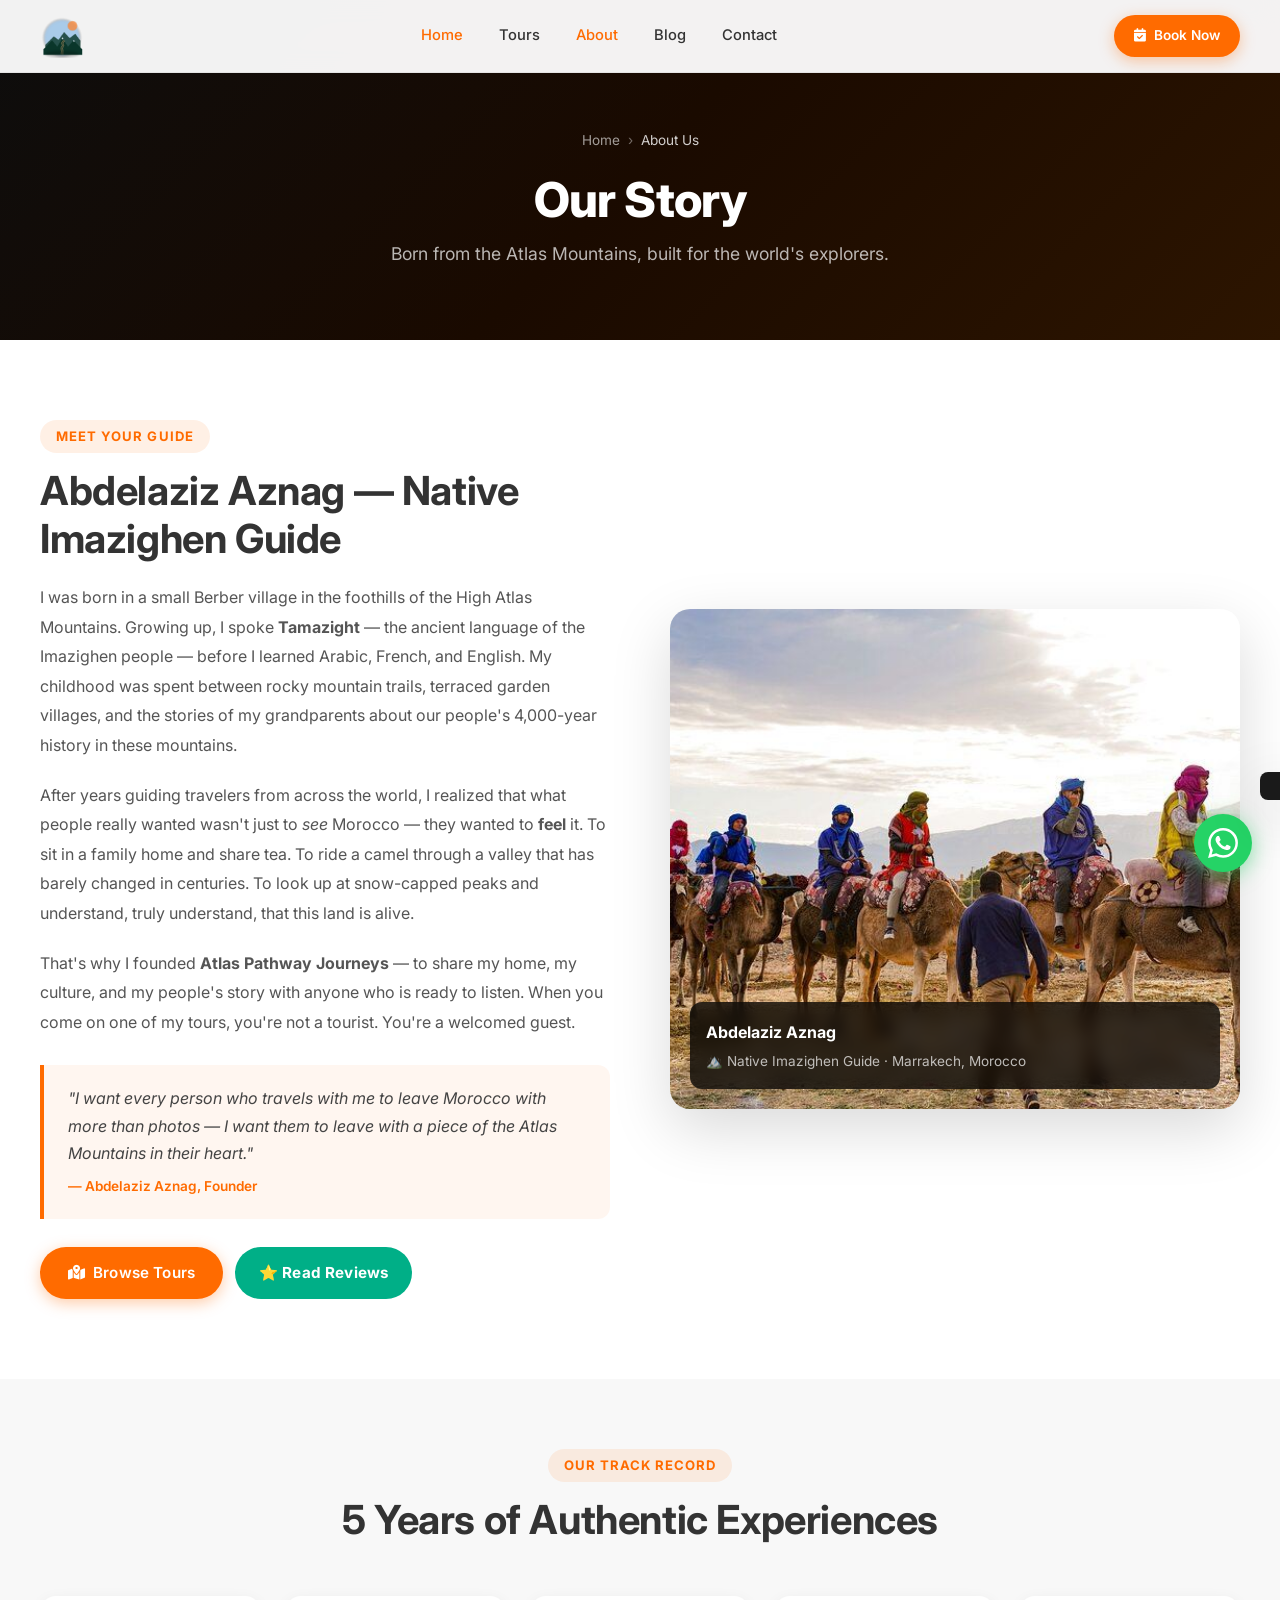
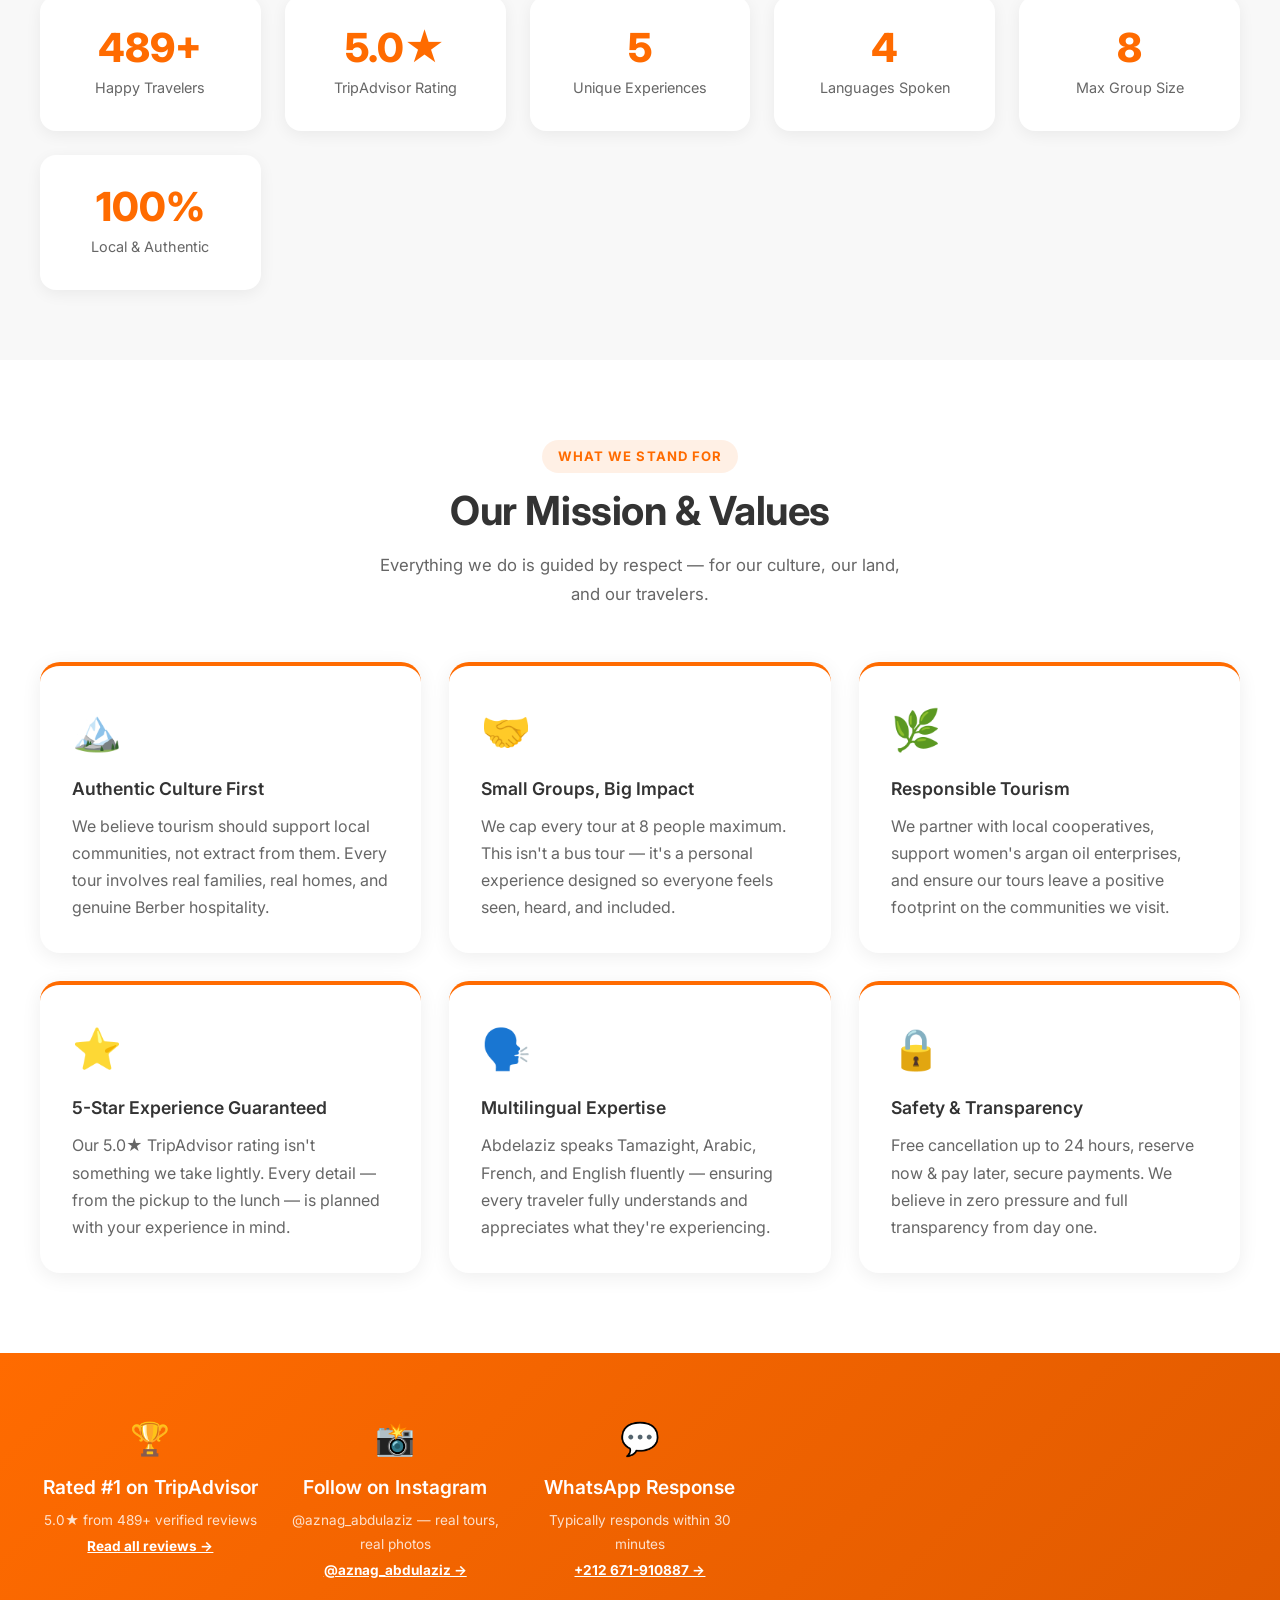
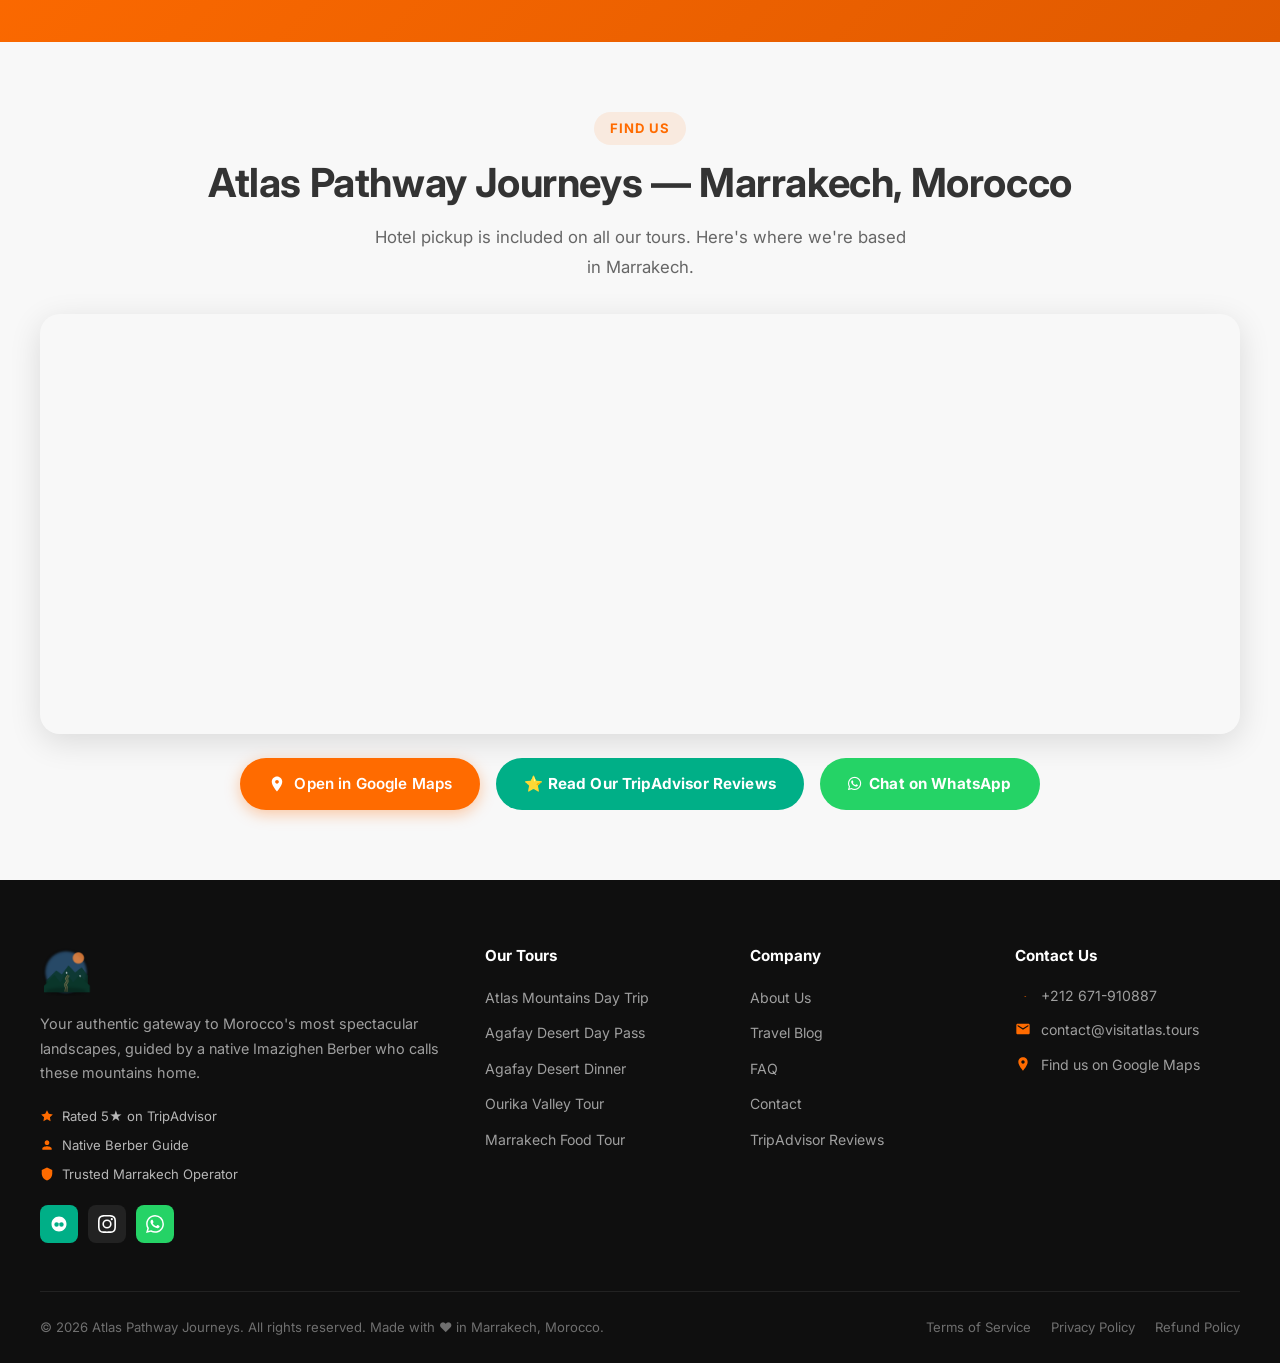
<file: about.html>
<!DOCTYPE html>
<html lang="en">
<head>
  <meta charset="UTF-8">
  <meta name="viewport" content="width=device-width, initial-scale=1.0">
  <title>About Us — Atlas Pathway Journeys | Native Berber Guide Abdelaziz, Marrakech</title>
  <meta name="description" content="Meet Abdelaziz, native Imazighen Berber guide & founder of Atlas Pathway Journeys. Born in the Atlas Mountains, he shares his culture, language, and homeland with the world. Rated 5★ on TripAdvisor.">
  <meta name="keywords" content="Atlas Pathway Journeys about, Abdelaziz Berber guide, native guide Marrakech, Imazighen guide Atlas Mountains, authentic Morocco tours">
  <meta property="og:title" content="About Atlas Pathway Journeys — Native Berber Guide Abdelaziz">
  <meta property="og:description" content="Meet Abdelaziz, born in the Atlas Mountains foothills. He doesn't just show you Morocco — he invites you into his culture.">
  <meta property="og:image" content="https://visitatlas.tours/images/tours/atlas-berber-village.jpg">
  <link rel="canonical" href="https://visitatlas.tours/about.html">
  <link rel="manifest" href="manifest.json">
  <meta name="theme-color" content="#FF6B00">
  <link rel="icon" type="image/png" href="images/logo.png">
  <link rel="preconnect" href="https://fonts.googleapis.com">
  <link href="https://fonts.googleapis.com/css2?family=Inter:wght@300;400;500;600;700;800&display=swap" rel="stylesheet">
  <link rel="stylesheet" href="https://cdn.jsdelivr.net/npm/@fortawesome/fontawesome-free@6.4.0/css/all.min.css">
  <link rel="stylesheet" href="css/main.css">

  <script type="application/ld+json">
  {
    "@context": "https://schema.org",
    "@type": "TourOperator",
    "name": "Atlas Pathway Journeys",
    "url": "https://visitatlas.tours",
    "telephone": "+212671910887",
    "email": "contact@visitatlas.tours",
    "logo": "https://visitatlas.tours/images/logo.png",
    "founder": {
      "@type": "Person",
      "name": "Abdelaziz Aznag",
      "jobTitle": "Founder & Lead Imazighen Guide"
    },
    "aggregateRating": {
      "@type": "AggregateRating",
      "ratingValue": "5.0",
      "reviewCount": "489",
      "bestRating": "5"
    },
    "sameAs": [
      "https://www.tripadvisor.com/Attraction_Review-g293734-d32908069-Reviews-Atlas_Pathway_Journeys-Marrakech_Marrakech_Safi.html",
      "https://www.instagram.com/aznag_abdulaziz"
    ]
  }
  </script>
</head>
<body>
<div class="scroll-progress"></div>

<!-- NAVBAR -->
<nav class="navbar" role="navigation" aria-label="Main navigation">
  <div class="container">
    <div class="navbar-inner">
      <a href="index.html" class="navbar-logo" aria-label="Atlas Pathway Journeys - Home">
        <img src="images/logo.png" alt="Atlas Pathway Journeys" style="height:44px;width:auto;object-fit:contain;">
      </a>
      <nav class="navbar-nav">
        <a href="index.html">Home</a>
        <a href="tours/index.html">Tours</a>
        <a href="about.html" class="active">About</a>
        <a href="blog/index.html">Blog</a>
        <a href="contact.html">Contact</a>
      </nav>
      <div class="navbar-cta">
        <a href="https://wa.me/212671910887?text=Hello%2C%20I%20want%20to%20book%20a%20tour%20with%20Atlas%20Pathway%20Journeys" target="_blank" rel="noopener" class="btn btn-primary btn-sm">
          <i class="fas fa-calendar-check"></i> Book Now
        </a>
      </div>
      <button class="navbar-hamburger" aria-label="Toggle menu"><span></span><span></span><span></span></button>
    </div>
  </div>
</nav>
<div class="mobile-menu">
  <a href="index.html">🏠 Home</a>
  <a href="tours/index.html">🗺️ All Tours</a>
  <a href="about.html">👤 About Us</a>
  <a href="blog/index.html">📝 Blog</a>
  <a href="contact.html">📞 Contact</a>
  <div class="mobile-cta" style="margin-top:16px;">
    <a href="https://wa.me/212671910887" target="_blank" class="btn btn-primary btn-full"><i class="fab fa-whatsapp"></i> Book via WhatsApp</a>
  </div>
</div>

<!-- PAGE HERO -->
<section class="page-hero" style="background: linear-gradient(135deg, #0d0d0d 0%, #1a0a00 50%, #2d1500 100%); min-height: 340px; display: flex; align-items: center; padding: 120px 0 60px;">
  <div class="container" style="position: relative; z-index: 2;">
    <nav class="breadcrumb" aria-label="Breadcrumb">
      <a href="index.html">Home</a>
      <span>›</span>
      <span class="current">About Us</span>
    </nav>
    <h1 style="color: white; font-size: clamp(2rem, 5vw, 3rem); margin: 16px 0 12px;">Our Story</h1>
    <p style="color: rgba(255,255,255,0.7); font-size: 1.1rem; max-width: 600px;">Born from the Atlas Mountains, built for the world's explorers.</p>
  </div>
</section>

<!-- GUIDE STORY -->
<section style="padding: 80px 0;" aria-labelledby="guide-story-heading">
  <div class="container">
    <div class="about-grid">
      <div class="slide-left">
        <div class="section-label">Meet Your Guide</div>
        <h2 id="guide-story-heading">Abdelaziz Aznag — Native Imazighen Guide</h2>
        <p style="color: #555; line-height: 1.85; margin: 20px 0;">I was born in a small Berber village in the foothills of the High Atlas Mountains. Growing up, I spoke <strong>Tamazight</strong> — the ancient language of the Imazighen people — before I learned Arabic, French, and English. My childhood was spent between rocky mountain trails, terraced garden villages, and the stories of my grandparents about our people's 4,000-year history in these mountains.</p>
        <p style="color: #555; line-height: 1.85; margin-bottom: 20px;">After years guiding travelers from across the world, I realized that what people really wanted wasn't just to <em>see</em> Morocco — they wanted to <strong>feel</strong> it. To sit in a family home and share tea. To ride a camel through a valley that has barely changed in centuries. To look up at snow-capped peaks and understand, truly understand, that this land is alive.</p>
        <p style="color: #555; line-height: 1.85; margin-bottom: 28px;">That's why I founded <strong>Atlas Pathway Journeys</strong> — to share my home, my culture, and my people's story with anyone who is ready to listen. When you come on one of my tours, you're not a tourist. You're a welcomed guest.</p>

        <div style="background: rgba(255,107,0,0.06); border-left: 4px solid #FF6B00; padding: 20px 24px; border-radius: 0 12px 12px 0; margin-bottom: 28px;">
          <p style="font-style: italic; color: #444; font-size: 1rem; line-height: 1.7;">"I want every person who travels with me to leave Morocco with more than photos — I want them to leave with a piece of the Atlas Mountains in their heart."</p>
          <p style="font-size: 0.85rem; color: #FF6B00; font-weight: 600; margin-top: 8px;">— Abdelaziz Aznag, Founder</p>
        </div>

        <div style="display: flex; gap: 12px; flex-wrap: wrap;">
          <a href="tours/index.html" class="btn btn-primary"><i class="fas fa-map-marked-alt"></i> Browse Tours</a>
          <a href="https://www.tripadvisor.com/Attraction_Review-g293734-d32908069-Reviews-Atlas_Pathway_Journeys-Marrakech_Marrakech_Safi.html" target="_blank" rel="noopener" class="btn" style="background:#00AF87;color:white;border-radius:50px;padding:14px 24px;font-weight:700;">⭐ Read Reviews</a>
        </div>
      </div>
      <div class="slide-right">
        <div style="position: relative; border-radius: 20px; overflow: hidden; box-shadow: 0 20px 60px rgba(0,0,0,0.15);">
          <img src="images/tours/atlas-camel-ride.jpg" alt="Abdelaziz — Native Imazighen Guide, Atlas Pathway Journeys Marrakech" loading="lazy" style="width: 100%; height: 500px; object-fit: cover;">
          <div style="position: absolute; bottom: 20px; left: 20px; right: 20px; background: rgba(0,0,0,0.75); backdrop-filter: blur(8px); border-radius: 12px; padding: 16px;">
            <p style="color: white; font-weight: 700; margin: 0 0 4px;">Abdelaziz Aznag</p>
            <p style="color: rgba(255,255,255,0.7); font-size: 0.85rem; margin: 0;">🏔️ Native Imazighen Guide · Marrakech, Morocco</p>
          </div>
        </div>
      </div>
    </div>
  </div>
</section>

<!-- STATS & CREDENTIALS -->
<section style="background: #F8F8F8; padding: 70px 0;">
  <div class="container">
    <div class="section-header fade-in">
      <div class="section-label">Our Track Record</div>
      <h2>5 Years of Authentic Experiences</h2>
    </div>
    <div style="display: grid; grid-template-columns: repeat(auto-fill, minmax(200px, 1fr)); gap: 24px; margin-top: 40px;">
      <div class="fade-in" style="background: white; border-radius: 16px; padding: 32px 20px; text-align: center; box-shadow: 0 4px 16px rgba(0,0,0,0.06);">
        <div style="font-size: 2.5rem; font-weight: 800; color: #FF6B00; line-height: 1;">489+</div>
        <div style="color: #666; margin-top: 8px; font-size: 0.9rem;">Happy Travelers</div>
      </div>
      <div class="fade-in" style="background: white; border-radius: 16px; padding: 32px 20px; text-align: center; box-shadow: 0 4px 16px rgba(0,0,0,0.06);">
        <div style="font-size: 2.5rem; font-weight: 800; color: #FF6B00; line-height: 1;">5.0★</div>
        <div style="color: #666; margin-top: 8px; font-size: 0.9rem;">TripAdvisor Rating</div>
      </div>
      <div class="fade-in" style="background: white; border-radius: 16px; padding: 32px 20px; text-align: center; box-shadow: 0 4px 16px rgba(0,0,0,0.06);">
        <div style="font-size: 2.5rem; font-weight: 800; color: #FF6B00; line-height: 1;">5</div>
        <div style="color: #666; margin-top: 8px; font-size: 0.9rem;">Unique Experiences</div>
      </div>
      <div class="fade-in" style="background: white; border-radius: 16px; padding: 32px 20px; text-align: center; box-shadow: 0 4px 16px rgba(0,0,0,0.06);">
        <div style="font-size: 2.5rem; font-weight: 800; color: #FF6B00; line-height: 1;">4</div>
        <div style="color: #666; margin-top: 8px; font-size: 0.9rem;">Languages Spoken</div>
      </div>
      <div class="fade-in" style="background: white; border-radius: 16px; padding: 32px 20px; text-align: center; box-shadow: 0 4px 16px rgba(0,0,0,0.06);">
        <div style="font-size: 2.5rem; font-weight: 800; color: #FF6B00; line-height: 1;">8</div>
        <div style="color: #666; margin-top: 8px; font-size: 0.9rem;">Max Group Size</div>
      </div>
      <div class="fade-in" style="background: white; border-radius: 16px; padding: 32px 20px; text-align: center; box-shadow: 0 4px 16px rgba(0,0,0,0.06);">
        <div style="font-size: 2.5rem; font-weight: 800; color: #FF6B00; line-height: 1;">100%</div>
        <div style="color: #666; margin-top: 8px; font-size: 0.9rem;">Local & Authentic</div>
      </div>
    </div>
  </div>
</section>

<!-- OUR VALUES -->
<section style="padding: 80px 0;">
  <div class="container">
    <div class="section-header fade-in">
      <div class="section-label">What We Stand For</div>
      <h2>Our Mission & Values</h2>
      <p>Everything we do is guided by respect — for our culture, our land, and our travelers.</p>
    </div>
    <div style="display: grid; grid-template-columns: repeat(auto-fill, minmax(280px, 1fr)); gap: 28px; margin-top: 40px;">
      <div class="fade-in" style="padding: 32px; background: #fff; border-radius: 20px; box-shadow: 0 4px 20px rgba(0,0,0,0.07); border-top: 4px solid #FF6B00;">
        <div style="font-size: 2.5rem; margin-bottom: 16px;">🏔️</div>
        <h3 style="font-size: 1.1rem; margin-bottom: 12px;">Authentic Culture First</h3>
        <p style="color: #666; line-height: 1.7;">We believe tourism should support local communities, not extract from them. Every tour involves real families, real homes, and genuine Berber hospitality.</p>
      </div>
      <div class="fade-in" style="padding: 32px; background: #fff; border-radius: 20px; box-shadow: 0 4px 20px rgba(0,0,0,0.07); border-top: 4px solid #FF6B00;">
        <div style="font-size: 2.5rem; margin-bottom: 16px;">🤝</div>
        <h3 style="font-size: 1.1rem; margin-bottom: 12px;">Small Groups, Big Impact</h3>
        <p style="color: #666; line-height: 1.7;">We cap every tour at 8 people maximum. This isn't a bus tour — it's a personal experience designed so everyone feels seen, heard, and included.</p>
      </div>
      <div class="fade-in" style="padding: 32px; background: #fff; border-radius: 20px; box-shadow: 0 4px 20px rgba(0,0,0,0.07); border-top: 4px solid #FF6B00;">
        <div style="font-size: 2.5rem; margin-bottom: 16px;">🌿</div>
        <h3 style="font-size: 1.1rem; margin-bottom: 12px;">Responsible Tourism</h3>
        <p style="color: #666; line-height: 1.7;">We partner with local cooperatives, support women's argan oil enterprises, and ensure our tours leave a positive footprint on the communities we visit.</p>
      </div>
      <div class="fade-in" style="padding: 32px; background: #fff; border-radius: 20px; box-shadow: 0 4px 20px rgba(0,0,0,0.07); border-top: 4px solid #FF6B00;">
        <div style="font-size: 2.5rem; margin-bottom: 16px;">⭐</div>
        <h3 style="font-size: 1.1rem; margin-bottom: 12px;">5-Star Experience Guaranteed</h3>
        <p style="color: #666; line-height: 1.7;">Our 5.0★ TripAdvisor rating isn't something we take lightly. Every detail — from the pickup to the lunch — is planned with your experience in mind.</p>
      </div>
      <div class="fade-in" style="padding: 32px; background: #fff; border-radius: 20px; box-shadow: 0 4px 20px rgba(0,0,0,0.07); border-top: 4px solid #FF6B00;">
        <div style="font-size: 2.5rem; margin-bottom: 16px;">🗣️</div>
        <h3 style="font-size: 1.1rem; margin-bottom: 12px;">Multilingual Expertise</h3>
        <p style="color: #666; line-height: 1.7;">Abdelaziz speaks Tamazight, Arabic, French, and English fluently — ensuring every traveler fully understands and appreciates what they're experiencing.</p>
      </div>
      <div class="fade-in" style="padding: 32px; background: #fff; border-radius: 20px; box-shadow: 0 4px 20px rgba(0,0,0,0.07); border-top: 4px solid #FF6B00;">
        <div style="font-size: 2.5rem; margin-bottom: 16px;">🔒</div>
        <h3 style="font-size: 1.1rem; margin-bottom: 12px;">Safety & Transparency</h3>
        <p style="color: #666; line-height: 1.7;">Free cancellation up to 24 hours, reserve now & pay later, secure payments. We believe in zero pressure and full transparency from day one.</p>
      </div>
    </div>
  </div>
</section>

<!-- TRUST BADGES -->
<section style="background: linear-gradient(135deg, #FF6B00 0%, #e05a00 100%); padding: 60px 0;">
  <div class="container">
    <div style="display: grid; grid-template-columns: repeat(auto-fill, minmax(220px, 1fr)); gap: 24px; text-align: center;">
      <div class="fade-in" style="color: white;">
        <div style="font-size: 2rem; margin-bottom: 8px;">🏆</div>
        <h4 style="color: white; margin-bottom: 6px;">Rated #1 on TripAdvisor</h4>
        <p style="color: rgba(255,255,255,0.8); font-size: 0.85rem;">5.0★ from 489+ verified reviews</p>
        <a href="https://www.tripadvisor.com/Attraction_Review-g293734-d32908069-Reviews-Atlas_Pathway_Journeys-Marrakech_Marrakech_Safi.html" target="_blank" rel="noopener" style="color:white;font-weight:700;text-decoration:underline;font-size:0.85rem;">Read all reviews →</a>
      </div>
      <div class="fade-in" style="color: white;">
        <div style="font-size: 2rem; margin-bottom: 8px;">📸</div>
        <h4 style="color: white; margin-bottom: 6px;">Follow on Instagram</h4>
        <p style="color: rgba(255,255,255,0.8); font-size: 0.85rem;">@aznag_abdulaziz — real tours, real photos</p>
        <a href="https://www.instagram.com/aznag_abdulaziz" target="_blank" rel="noopener" style="color:white;font-weight:700;text-decoration:underline;font-size:0.85rem;">@aznag_abdulaziz →</a>
      </div>
      <div class="fade-in" style="color: white;">
        <div style="font-size: 2rem; margin-bottom: 8px;">💬</div>
        <h4 style="color: white; margin-bottom: 6px;">WhatsApp Response</h4>
        <p style="color: rgba(255,255,255,0.8); font-size: 0.85rem;">Typically responds within 30 minutes</p>
        <a href="https://wa.me/212671910887?text=Hello%20Abdelaziz%2C%20I%27d%20like%20to%20know%20more%20about%20your%20tours" target="_blank" rel="noopener" style="color:white;font-weight:700;text-decoration:underline;font-size:0.85rem;">+212 671-910887 →</a>
      </div>
    </div>
  </div>
</section>

<!-- GOOGLE MAPS SECTION -->
<section style="background: #F8F8F8; padding: 70px 0;" aria-labelledby="about-map-heading">
  <div class="container">
    <div class="section-header" style="margin-bottom: 32px;">
      <div class="section-label">Find Us</div>
      <h2 id="about-map-heading">Atlas Pathway Journeys — Marrakech, Morocco</h2>
      <p>Hotel pickup is included on all our tours. Here's where we're based in Marrakech.</p>
    </div>
    <div style="border-radius: 20px; overflow: hidden; box-shadow: 0 8px 32px rgba(0,0,0,0.12); height: 420px;">
      <iframe
        src="https://www.google.com/maps/embed?pb=!1m18!1m12!1m3!1d122.07!2d-7.9038195!3d31.1423632!2m3!1f0!2f0!3f0!3m2!1i1024!2i768!4f13.1!3m3!1m2!1s0xdb00f0049887bd7%3A0x9734c61999b65be!2sAtlas%20Pathway%20Journeys!5e0!3m2!1sen!2sma!4v1711900000000!5m2!1sen!2sma"
        width="100%" height="100%" style="border:0;" allowfullscreen="" loading="lazy"
        referrerpolicy="no-referrer-when-downgrade"
        title="Atlas Pathway Journeys — Marrakech, Morocco">
      </iframe>
    </div>
    <div style="display:flex;gap:16px;justify-content:center;margin-top:24px;flex-wrap:wrap;">
      <a href="https://www.google.com/maps/place/Atlas+Pathway+Journeys/@31.1423632,-7.9038195,19.29z/data=!4m11!1m4!8m3!1e4!3m1!1e1!3m5!1s0xdb00f0049887bd7:0x9734c61999b65be!8m2!3d31.142189!4d-7.9029381!16s%2Fg%2F11z2y27xj9?entry=ttu&g_ep=EgoyMDI2MDMyOS4wIKXMDSoASAFQAw%3D%3D" target="_blank" rel="noopener" class="btn btn-primary" style="display:inline-flex;align-items:center;gap:8px;">
        <svg viewBox="0 0 24 24" style="width:18px;height:18px;fill:white"><path d="M12 2C8.13 2 5 5.13 5 9c0 5.25 7 13 7 13s7-7.75 7-13c0-3.87-3.13-7-7-7zm0 9.5c-1.38 0-2.5-1.12-2.5-2.5s1.12-2.5 2.5-2.5 2.5 1.12 2.5 2.5-1.12 2.5-2.5 2.5z"/></svg>
        Open in Google Maps
      </a>
      <a href="https://www.tripadvisor.com/Attraction_Review-g293734-d32908069-Reviews-Atlas_Pathway_Journeys-Marrakech_Marrakech_Safi.html" target="_blank" rel="noopener" class="btn" style="background:#00AF87;color:white;display:inline-flex;align-items:center;gap:8px;padding:14px 28px;border-radius:50px;font-weight:700;">
        ⭐ Read Our TripAdvisor Reviews
      </a>
      <a href="https://wa.me/212671910887?text=Hello%20Abdelaziz%2C%20I%27d%20like%20to%20know%20more%20about%20Atlas%20Pathway%20Journeys" target="_blank" rel="noopener" class="btn" style="background:#25D366;color:white;display:inline-flex;align-items:center;gap:8px;padding:14px 28px;border-radius:50px;font-weight:700;">
        <i class="fab fa-whatsapp"></i> Chat on WhatsApp
      </a>
    </div>
  </div>
</section>

<!-- FOOTER -->
<footer class="footer" role="contentinfo">
  <div class="container">
    <div class="footer-grid">
      <div class="footer-brand">
        <div class="footer-logo">
          <img src="images/logo.png" alt="Atlas Pathway Journeys" style="height:52px;width:auto;object-fit:contain;">
        </div>
        <p>Your authentic gateway to Morocco's most spectacular landscapes, guided by a native Imazighen Berber who calls these mountains home.</p>
        <div class="footer-trust-badges">
          <div class="footer-trust-badge"><svg viewBox="0 0 24 24"><path d="M12 2l3.09 6.26L22 9.27l-5 4.87 1.18 6.88L12 17.77l-6.18 3.25L7 14.14 2 9.27l6.91-1.01L12 2z"/></svg>Rated 5★ on TripAdvisor</div>
          <div class="footer-trust-badge"><svg viewBox="0 0 24 24"><path d="M12 12c2.21 0 4-1.79 4-4s-1.79-4-4-4-4 1.79-4 4 1.79 4 4 4zm0 2c-2.67 0-8 1.34-8 4v2h16v-2c0-2.66-5.33-4-8-4z"/></svg>Native Berber Guide</div>
          <div class="footer-trust-badge"><svg viewBox="0 0 24 24"><path d="M12 1L3 5v6c0 5.55 3.84 10.74 9 12 5.16-1.26 9-6.45 9-12V5l-9-4z"/></svg>Trusted Marrakech Operator</div>
        </div>
        <div class="footer-social">
          <a href="https://www.tripadvisor.com/Attraction_Review-g293734-d32908069-Reviews-Atlas_Pathway_Journeys-Marrakech_Marrakech_Safi.html" target="_blank" rel="noopener" class="footer-social-link" aria-label="TripAdvisor" style="background:#00AF87;">
            <svg viewBox="0 0 24 24" fill="white" width="18" height="18"><path d="M12.006 2C6.45 2 2 6.45 2 12.006 2 17.56 6.45 22.01 12.006 22.01c5.556 0 10.006-4.45 10.006-10.004C22.012 6.45 17.562 2 12.006 2zM8.75 15.75a3 3 0 110-6 3 3 0 010 6zm6.5 0a3 3 0 110-6 3 3 0 010 6zM12 13a1 1 0 110-2 1 1 0 010 2z"/></svg>
          </a>
          <a href="https://www.instagram.com/aznag_abdulaziz" target="_blank" rel="noopener" class="footer-social-link" aria-label="Instagram @aznag_abdulaziz">
            <svg viewBox="0 0 24 24" fill="white"><path d="M12 2.163c3.204 0 3.584.012 4.85.07 3.252.148 4.771 1.691 4.919 4.919.058 1.265.069 1.645.069 4.849 0 3.205-.012 3.584-.069 4.849-.149 3.225-1.664 4.771-4.919 4.919-1.266.058-1.644.07-4.85.07-3.204 0-3.584-.012-4.849-.07-3.26-.149-4.771-1.699-4.919-4.92-.058-1.265-.07-1.644-.07-4.849 0-3.204.013-3.583.07-4.849.149-3.227 1.664-4.771 4.919-4.919 1.266-.057 1.645-.069 4.849-.069zM12 0C8.741 0 8.333.014 7.053.072 2.695.272.273 2.69.073 7.052.014 8.333 0 8.741 0 12c0 3.259.014 3.668.072 4.948.2 4.358 2.618 6.78 6.98 6.98C8.333 23.986 8.741 24 12 24c3.259 0 3.668-.014 4.948-.072 4.354-.2 6.782-2.618 6.979-6.98.059-1.28.073-1.689.073-4.948 0-3.259-.014-3.667-.072-4.947-.196-4.354-2.617-6.78-6.979-6.98C15.668.014 15.259 0 12 0zm0 5.838a6.162 6.162 0 100 12.324 6.162 6.162 0 000-12.324zM12 16a4 4 0 110-8 4 4 0 010 8zm6.406-11.845a1.44 1.44 0 100 2.881 1.44 1.44 0 000-2.881z"/></svg>
          </a>
          <a href="https://wa.me/212671910887?text=Hello%2C%20I%20want%20to%20book%20a%20tour%20with%20Atlas%20Pathway%20Journeys" target="_blank" rel="noopener" class="footer-social-link" aria-label="WhatsApp" style="background:#25D366;">
            <svg viewBox="0 0 24 24" fill="white"><path d="M17.472 14.382c-.297-.149-1.758-.867-2.03-.967-.273-.099-.471-.148-.67.15-.197.297-.767.966-.94 1.164-.173.199-.347.223-.644.075-.297-.15-1.255-.463-2.39-1.475-.883-.788-1.48-1.761-1.653-2.059-.173-.297-.018-.458.13-.606.134-.133.298-.347.446-.52.149-.174.198-.298.298-.497.099-.198.05-.371-.025-.52-.075-.149-.669-1.612-.916-2.207-.242-.579-.487-.5-.669-.51-.173-.008-.371-.01-.57-.01-.198 0-.52.074-.792.372-.272.297-1.04 1.016-1.04 2.479 0 1.462 1.065 2.875 1.213 3.074.149.198 2.096 3.2 5.077 4.487.709.306 1.262.489 1.694.625.712.227 1.36.195 1.871.118.571-.085 1.758-.719 2.006-1.413.248-.694.248-1.289.173-1.413-.074-.124-.272-.198-.57-.347m-5.421 7.403h-.004a9.87 9.87 0 01-5.031-1.378l-.361-.214-3.741.982.998-3.648-.235-.374a9.86 9.86 0 01-1.51-5.26c.001-5.45 4.436-9.884 9.888-9.884 2.64 0 5.122 1.03 6.988 2.898a9.825 9.825 0 012.893 6.994c-.003 5.45-4.437 9.884-9.885 9.884m8.413-18.297A11.815 11.815 0 0012.05 0C5.495 0 .16 5.335.157 11.892c0 2.096.547 4.142 1.588 5.945L.057 24l6.305-1.654a11.882 11.882 0 005.683 1.448h.005c6.554 0 11.89-5.335 11.893-11.893a11.821 11.821 0 00-3.48-8.413z"/></svg>
          </a>
        </div>
      </div>
      <div class="footer-col">
        <h4>Our Tours</h4>
        <ul>
          <li><a href="tours/atlas-mountains-day-trip.html">Atlas Mountains Day Trip</a></li>
          <li><a href="tours/agafay-desert-day-pass.html">Agafay Desert Day Pass</a></li>
          <li><a href="tours/agafay-desert-dinner.html">Agafay Desert Dinner</a></li>
          <li><a href="tours/ourika-valley-tour.html">Ourika Valley Tour</a></li>
          <li><a href="tours/marrakech-food-tour.html">Marrakech Food Tour</a></li>
        </ul>
      </div>
      <div class="footer-col">
        <h4>Company</h4>
        <ul>
          <li><a href="about.html">About Us</a></li>
          <li><a href="blog/index.html">Travel Blog</a></li>
          <li><a href="faq.html">FAQ</a></li>
          <li><a href="contact.html">Contact</a></li>
          <li><a href="https://www.tripadvisor.com/Attraction_Review-g293734-d32908069-Reviews-Atlas_Pathway_Journeys-Marrakech_Marrakech_Safi.html" target="_blank" rel="noopener">TripAdvisor Reviews</a></li>
        </ul>
      </div>
      <div class="footer-col">
        <h4>Contact Us</h4>
        <div class="footer-contact-item">
          <svg viewBox="0 0 24 24"><path d="M17.472 14.382c-.297-.149-1.758-.867-2.03-.967-.273-.099-.471-.148-.67.15-.197.297-.767.966-.94 1.164z"/></svg>
          <a href="https://wa.me/212671910887" target="_blank" rel="noopener"><span>+212 671-910887</span></a>
        </div>
        <div class="footer-contact-item">
          <svg viewBox="0 0 24 24"><path d="M20 4H4c-1.1 0-2 .9-2 2v12c0 1.1.9 2 2 2h16c1.1 0 2-.9 2-2V6c0-1.1-.9-2-2-2zm0 4l-8 5-8-5V6l8 5 8-5v2z"/></svg>
          <a href="mailto:contact@visitatlas.tours"><span>contact@visitatlas.tours</span></a>
        </div>
        <div class="footer-contact-item">
          <svg viewBox="0 0 24 24"><path d="M12 2C8.13 2 5 5.13 5 9c0 5.25 7 13 7 13s7-7.75 7-13c0-3.87-3.13-7-7-7zm0 9.5c-1.38 0-2.5-1.12-2.5-2.5s1.12-2.5 2.5-2.5 2.5 1.12 2.5 2.5-1.12 2.5-2.5 2.5z"/></svg>
          <a href="https://maps.app.goo.gl/6NKtNazekdhBYkNN8" target="_blank" rel="noopener"><span>Find us on Google Maps</span></a>
        </div>
      </div>
    </div>
    <div class="footer-bottom">
      <p>© 2026 Atlas Pathway Journeys. All rights reserved. Made with ❤️ in Marrakech, Morocco.</p>
      <div class="footer-bottom-links">
        <a href="terms.html">Terms of Service</a>
        <a href="privacy.html">Privacy Policy</a>
        <a href="refund-policy.html">Refund Policy</a>
      </div>
    </div>
  </div>
</footer>

<!-- FLOATING WHATSAPP -->
<a href="https://wa.me/212671910887?text=Hello%2C%20I%20want%20to%20book%20a%20tour%20with%20Atlas%20Pathway%20Journeys" class="whatsapp-float" target="_blank" rel="noopener" aria-label="Chat on WhatsApp">
  <span class="whatsapp-tooltip">Chat with us</span>
  <svg viewBox="0 0 24 24" aria-hidden="true"><path d="M17.472 14.382c-.297-.149-1.758-.867-2.03-.967-.273-.099-.471-.148-.67.15-.197.297-.767.966-.94 1.164-.173.199-.347.223-.644.075-.297-.15-1.255-.463-2.39-1.475-.883-.788-1.48-1.761-1.653-2.059-.173-.297-.018-.458.13-.606.134-.133.298-.347.446-.52.149-.174.198-.298.298-.497.099-.198.05-.371-.025-.52-.075-.149-.669-1.612-.916-2.207-.242-.579-.487-.5-.669-.51-.173-.008-.371-.01-.57-.01-.198 0-.52.074-.792.372-.272.297-1.04 1.016-1.04 2.479 0 1.462 1.065 2.875 1.213 3.074.149.198 2.096 3.2 5.077 4.487.709.306 1.262.489 1.694.625.712.227 1.36.195 1.871.118.571-.085 1.758-.719 2.006-1.413.248-.694.248-1.289.173-1.413-.074-.124-.272-.198-.57-.347m-5.421 7.403h-.004a9.87 9.87 0 01-5.031-1.378l-.361-.214-3.741.982.998-3.648-.235-.374a9.86 9.86 0 01-1.51-5.26c.001-5.45 4.436-9.884 9.888-9.884 2.64 0 5.122 1.03 6.988 2.898a9.825 9.825 0 012.893 6.994c-.003 5.45-4.437 9.884-9.885 9.884m8.413-18.297A11.815 11.815 0 0012.05 0C5.495 0 .16 5.335.157 11.892c0 2.096.547 4.142 1.588 5.945L.057 24l6.305-1.654a11.882 11.882 0 005.683 1.448h.005c6.554 0 11.89-5.335 11.893-11.893a11.821 11.821 0 00-3.48-8.413z" fill="white"/></svg>
</a>
<button class="back-to-top" aria-label="Back to top">
  <svg viewBox="0 0 24 24"><path d="M7.41 15.41L12 10.83l4.59 4.58L18 14l-6-6-6 6 1.41 1.41z"/></svg>
</button>
<div id="toast" class="toast"></div>

<script src="js/main.js"></script>
</body>
</html>
</file>
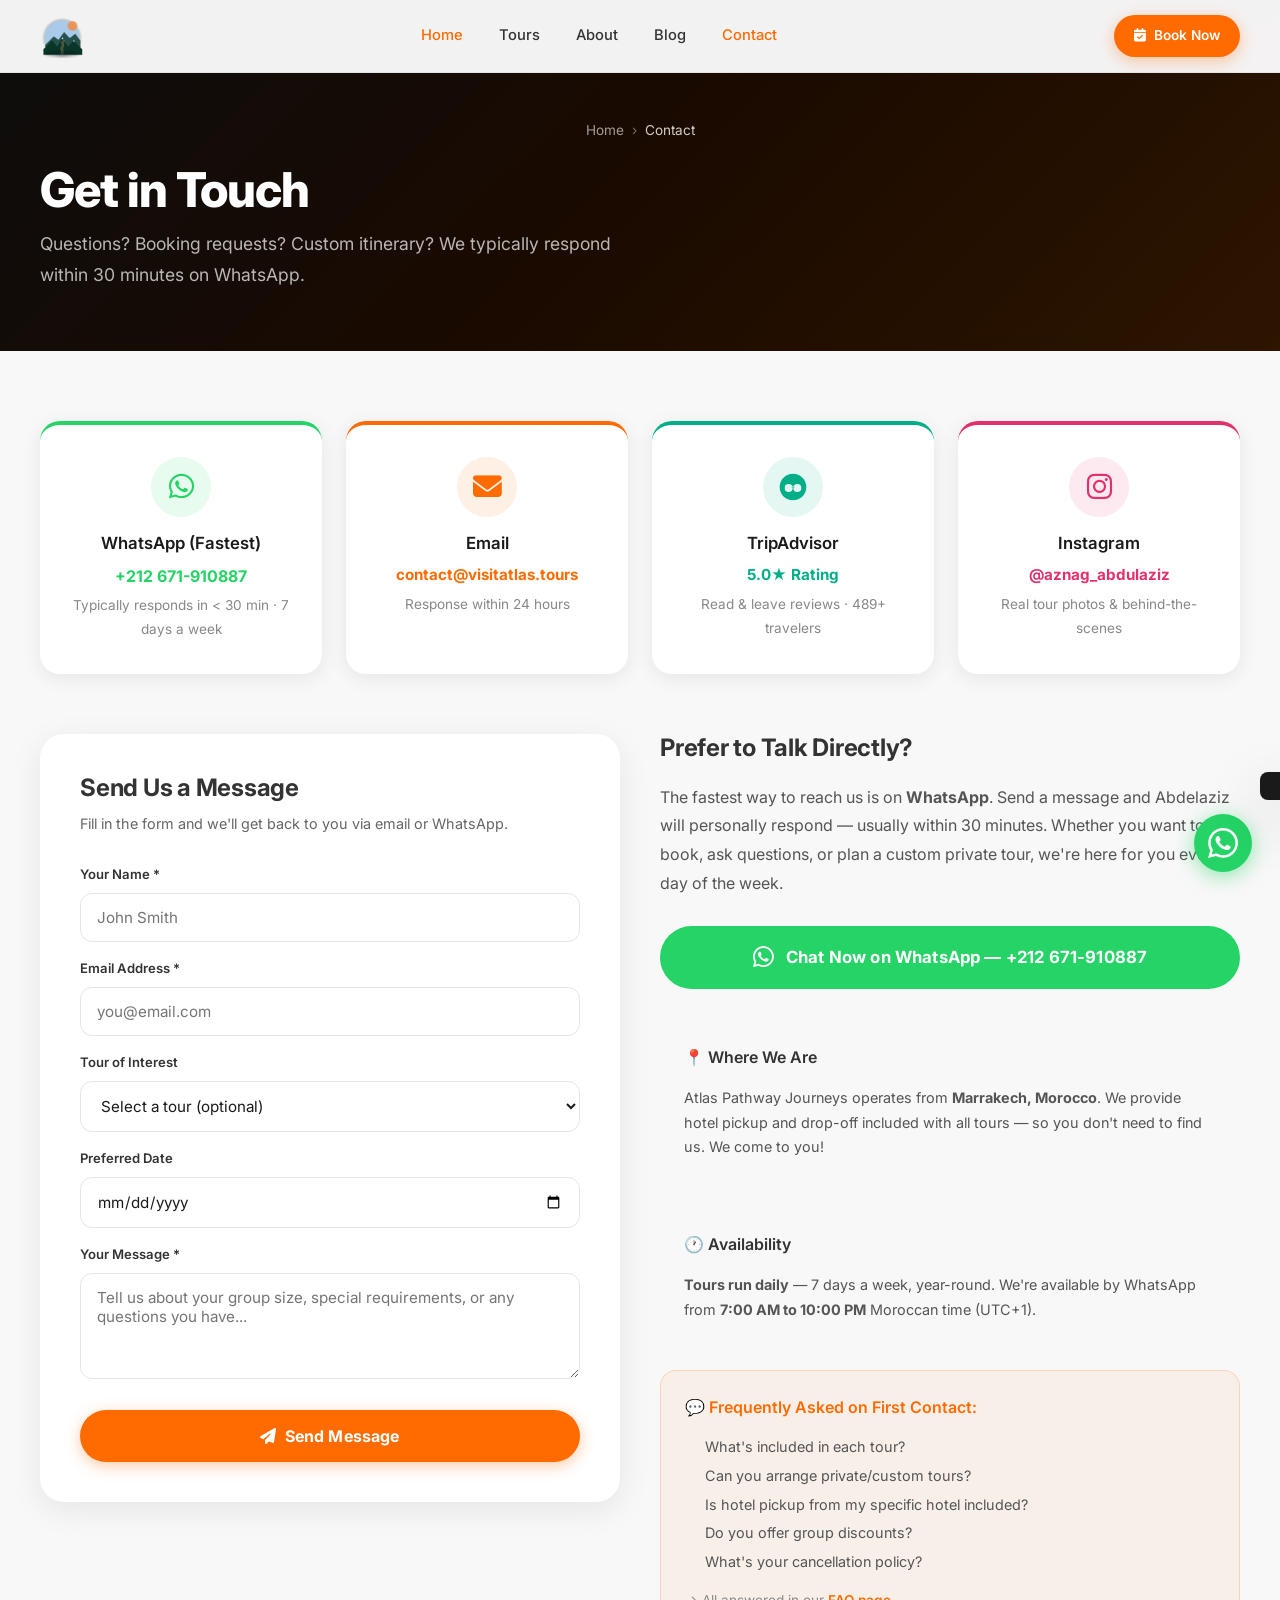
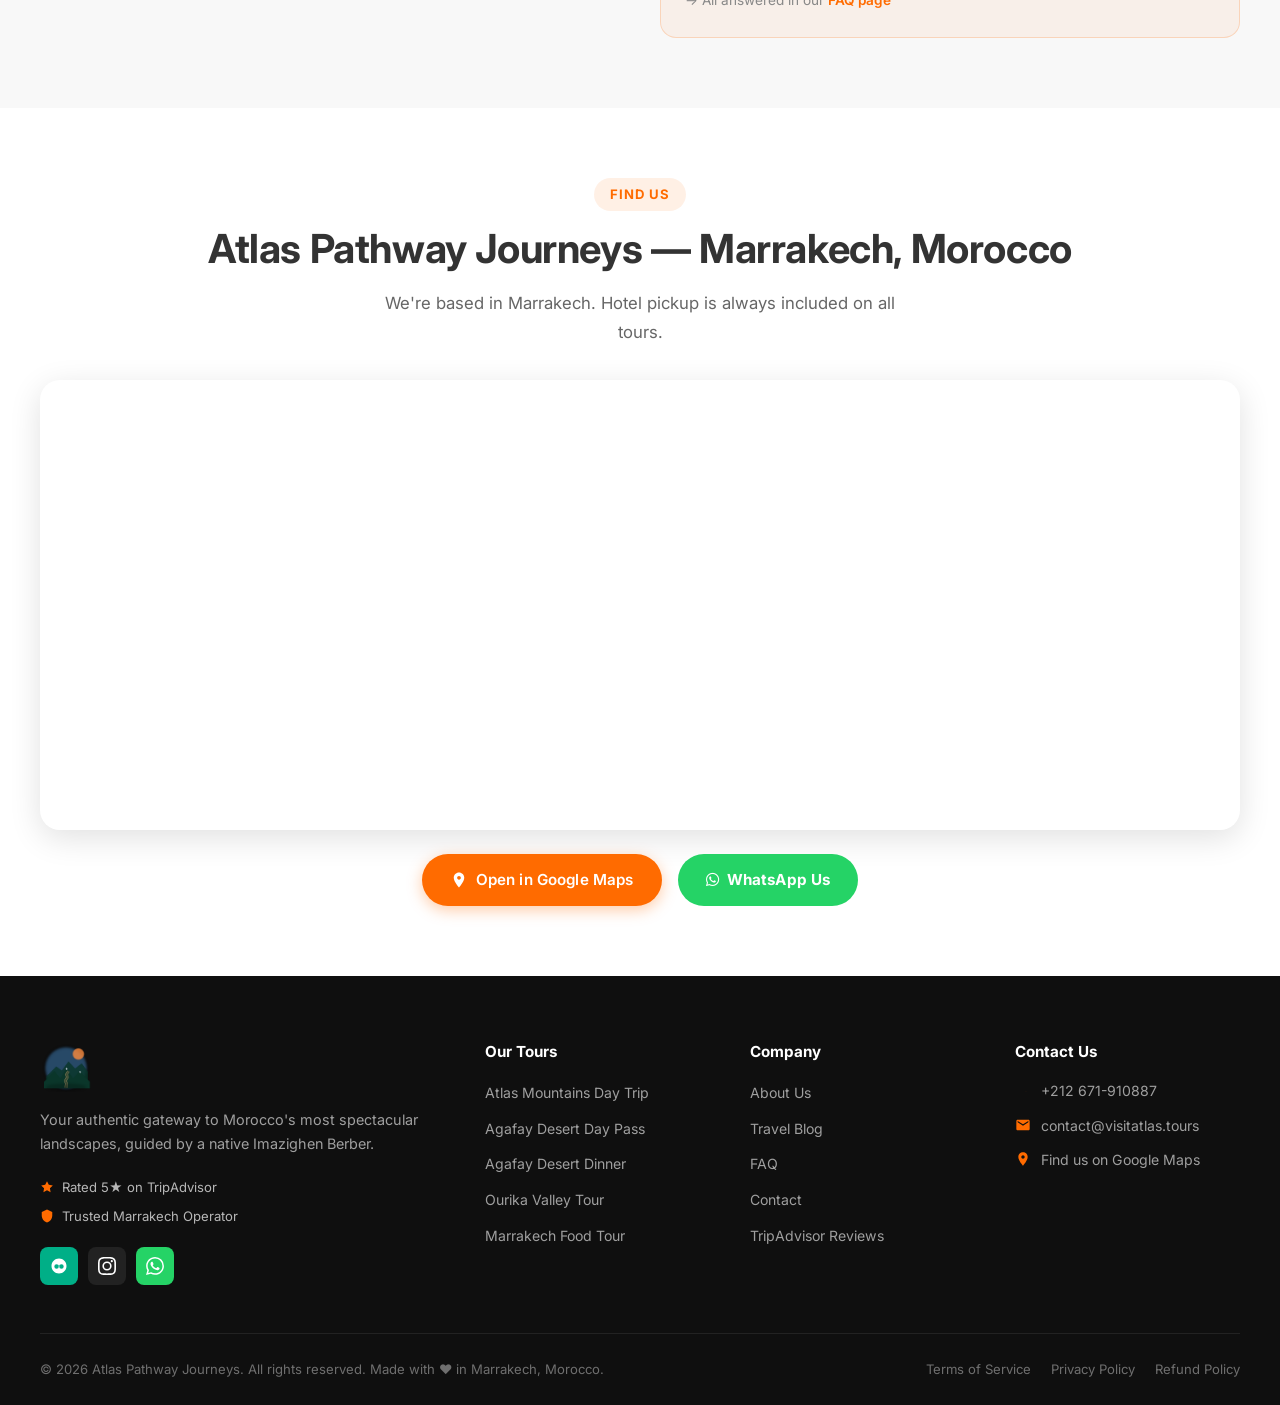
<file: contact.html>
<!DOCTYPE html>
<html lang="en">
<head>
  <meta charset="UTF-8">
  <meta name="viewport" content="width=device-width, initial-scale=1.0">
  <title>Contact Us — Atlas Pathway Journeys | Marrakech, Morocco</title>
  <meta name="description" content="Contact Atlas Pathway Journeys for tour bookings, questions, and custom experiences. WhatsApp +212 671-910887 · Email contact@visitatlas.tours. We reply within 30 minutes!">
  <meta name="keywords" content="contact Atlas Pathway Journeys, book Marrakech tour, WhatsApp Marrakech tours, Berber guide contact">
  <link rel="canonical" href="https://visitatlas.tours/contact.html">
  <link rel="manifest" href="manifest.json">
  <meta name="theme-color" content="#FF6B00">
  <link rel="icon" type="image/png" href="images/logo.png">
  <link rel="preconnect" href="https://fonts.googleapis.com">
  <link href="https://fonts.googleapis.com/css2?family=Inter:wght@300;400;500;600;700;800&display=swap" rel="stylesheet">
  <link rel="stylesheet" href="https://cdn.jsdelivr.net/npm/@fortawesome/fontawesome-free@6.4.0/css/all.min.css">
  <link rel="stylesheet" href="css/main.css">

  <script type="application/ld+json">
  {
    "@context": "https://schema.org",
    "@type": "TourOperator",
    "name": "Atlas Pathway Journeys",
    "url": "https://visitatlas.tours",
    "telephone": "+212671910887",
    "email": "contact@visitatlas.tours",
    "address": {
      "@type": "PostalAddress",
      "addressLocality": "Marrakech",
      "addressCountry": "MA"
    },
    "geo": {
      "@type": "GeoCoordinates",
      "latitude": 31.142189,
      "longitude": -7.9029381
    },
    "openingHours": "Mo-Su 07:00-22:00"
  }
  </script>
</head>
<body>
<div class="scroll-progress"></div>

<nav class="navbar" role="navigation" aria-label="Main navigation">
  <div class="container">
    <div class="navbar-inner">
      <a href="index.html" class="navbar-logo" aria-label="Atlas Pathway Journeys - Home">
        <img src="images/logo.png" alt="Atlas Pathway Journeys" style="height:44px;width:auto;object-fit:contain;">
      </a>
      <nav class="navbar-nav">
        <a href="index.html">Home</a>
        <a href="tours/index.html">Tours</a>
        <a href="about.html">About</a>
        <a href="blog/index.html">Blog</a>
        <a href="contact.html" class="active">Contact</a>
      </nav>
      <div class="navbar-cta">
        <a href="https://wa.me/212671910887?text=Hello%2C%20I%20want%20to%20book%20a%20tour" target="_blank" rel="noopener" class="btn btn-primary btn-sm">
          <i class="fas fa-calendar-check"></i> Book Now
        </a>
      </div>
      <button class="navbar-hamburger" aria-label="Toggle menu"><span></span><span></span><span></span></button>
    </div>
  </div>
</nav>
<div class="mobile-menu">
  <a href="index.html">🏠 Home</a>
  <a href="tours/index.html">🗺️ All Tours</a>
  <a href="about.html">👤 About Us</a>
  <a href="blog/index.html">📝 Blog</a>
  <a href="contact.html">📞 Contact</a>
  <div class="mobile-cta" style="margin-top:16px;">
    <a href="https://wa.me/212671910887" target="_blank" class="btn btn-primary btn-full"><i class="fab fa-whatsapp"></i> Book via WhatsApp</a>
  </div>
</div>

<!-- PAGE HERO -->
<section style="background: linear-gradient(135deg, #0d0d0d 0%, #1a0a00 50%, #2d1500 100%); min-height: 320px; display: flex; align-items: center; padding: 120px 0 60px;">
  <div class="container">
    <nav class="breadcrumb" aria-label="Breadcrumb">
      <a href="index.html">Home</a><span>›</span><span class="current">Contact</span>
    </nav>
    <h1 style="color: white; font-size: clamp(2rem, 5vw, 3rem); margin: 16px 0 12px;">Get in Touch</h1>
    <p style="color: rgba(255,255,255,0.7); font-size: 1.1rem; max-width: 600px;">Questions? Booking requests? Custom itinerary? We typically respond within 30 minutes on WhatsApp.</p>
  </div>
</section>

<!-- CONTACT CARDS -->
<section style="padding: 70px 0; background: #F8F8F8;">
  <div class="container">
    <div style="display: grid; grid-template-columns: repeat(auto-fill, minmax(260px, 1fr)); gap: 24px; margin-bottom: 60px;">
      <a href="https://wa.me/212671910887?text=Hello%20Abdelaziz%2C%20I%27d%20like%20to%20book%20a%20tour%20with%20Atlas%20Pathway%20Journeys" target="_blank" rel="noopener" class="fade-in" style="background: white; border-radius: 20px; padding: 32px 24px; text-align: center; box-shadow: 0 4px 20px rgba(0,0,0,0.08); text-decoration: none; transition: all 0.3s; border-top: 4px solid #25D366; display: block;">
        <div style="width: 60px; height: 60px; background: rgba(37,211,102,0.1); border-radius: 50%; display: flex; align-items: center; justify-content: center; margin: 0 auto 16px;">
          <i class="fab fa-whatsapp" style="font-size: 1.8rem; color: #25D366;"></i>
        </div>
        <h3 style="font-size: 1.05rem; color: #1a1a1a; margin-bottom: 8px;">WhatsApp (Fastest)</h3>
        <p style="color: #25D366; font-weight: 700; font-size: 1rem; margin-bottom: 4px;">+212 671-910887</p>
        <p style="color: #888; font-size: 0.85rem;">Typically responds in &lt; 30 min · 7 days a week</p>
      </a>

      <a href="mailto:contact@visitatlas.tours" class="fade-in" style="background: white; border-radius: 20px; padding: 32px 24px; text-align: center; box-shadow: 0 4px 20px rgba(0,0,0,0.08); text-decoration: none; transition: all 0.3s; border-top: 4px solid #FF6B00; display: block;">
        <div style="width: 60px; height: 60px; background: rgba(255,107,0,0.1); border-radius: 50%; display: flex; align-items: center; justify-content: center; margin: 0 auto 16px;">
          <i class="fas fa-envelope" style="font-size: 1.8rem; color: #FF6B00;"></i>
        </div>
        <h3 style="font-size: 1.05rem; color: #1a1a1a; margin-bottom: 8px;">Email</h3>
        <p style="color: #FF6B00; font-weight: 700; font-size: 0.95rem; margin-bottom: 4px;">contact@visitatlas.tours</p>
        <p style="color: #888; font-size: 0.85rem;">Response within 24 hours</p>
      </a>

      <a href="https://www.tripadvisor.com/Attraction_Review-g293734-d32908069-Reviews-Atlas_Pathway_Journeys-Marrakech_Marrakech_Safi.html" target="_blank" rel="noopener" class="fade-in" style="background: white; border-radius: 20px; padding: 32px 24px; text-align: center; box-shadow: 0 4px 20px rgba(0,0,0,0.08); text-decoration: none; transition: all 0.3s; border-top: 4px solid #00AF87; display: block;">
        <div style="width: 60px; height: 60px; background: rgba(0,175,135,0.1); border-radius: 50%; display: flex; align-items: center; justify-content: center; margin: 0 auto 16px;">
          <svg viewBox="0 0 24 24" fill="#00AF87" width="32" height="32"><path d="M12.006 2C6.45 2 2 6.45 2 12.006 2 17.56 6.45 22.01 12.006 22.01c5.556 0 10.006-4.45 10.006-10.004C22.012 6.45 17.562 2 12.006 2zM8.75 15.75a3 3 0 110-6 3 3 0 010 6zm6.5 0a3 3 0 110-6 3 3 0 010 6zM12 13a1 1 0 110-2 1 1 0 010 2z"/></svg>
        </div>
        <h3 style="font-size: 1.05rem; color: #1a1a1a; margin-bottom: 8px;">TripAdvisor</h3>
        <p style="color: #00AF87; font-weight: 700; font-size: 0.95rem; margin-bottom: 4px;">5.0★ Rating</p>
        <p style="color: #888; font-size: 0.85rem;">Read & leave reviews · 489+ travelers</p>
      </a>

      <a href="https://www.instagram.com/aznag_abdulaziz" target="_blank" rel="noopener" class="fade-in" style="background: white; border-radius: 20px; padding: 32px 24px; text-align: center; box-shadow: 0 4px 20px rgba(0,0,0,0.08); text-decoration: none; transition: all 0.3s; border-top: 4px solid #E1306C; display: block;">
        <div style="width: 60px; height: 60px; background: rgba(225,48,108,0.1); border-radius: 50%; display: flex; align-items: center; justify-content: center; margin: 0 auto 16px;">
          <i class="fab fa-instagram" style="font-size: 1.8rem; color: #E1306C;"></i>
        </div>
        <h3 style="font-size: 1.05rem; color: #1a1a1a; margin-bottom: 8px;">Instagram</h3>
        <p style="color: #E1306C; font-weight: 700; font-size: 0.95rem; margin-bottom: 4px;">@aznag_abdulaziz</p>
        <p style="color: #888; font-size: 0.85rem;">Real tour photos & behind-the-scenes</p>
      </a>
    </div>

    <!-- CONTACT FORM + INFO -->
    <div style="display: grid; grid-template-columns: 1fr 1fr; gap: 40px; align-items: start;" class="about-grid">
      <!-- Contact Form -->
      <div style="background: white; border-radius: 24px; padding: 40px; box-shadow: 0 8px 32px rgba(0,0,0,0.08);" class="fade-in">
        <h2 style="font-size: 1.5rem; margin-bottom: 8px;">Send Us a Message</h2>
        <p style="color: #666; margin-bottom: 28px; font-size: 0.9rem;">Fill in the form and we'll get back to you via email or WhatsApp.</p>
        <form id="contact-form" onsubmit="handleContactForm(event)">
          <div class="booking-field" style="margin-bottom: 16px;">
            <label for="contact-name" style="display: block; font-weight: 600; margin-bottom: 8px; color: #333;">Your Name *</label>
            <input type="text" id="contact-name" required placeholder="John Smith" style="width: 100%; padding: 14px 16px; border: 1.5px solid #e5e5e5; border-radius: 12px; font-size: 0.95rem; font-family: Inter, sans-serif; transition: border-color 0.2s; box-sizing: border-box;">
          </div>
          <div class="booking-field" style="margin-bottom: 16px;">
            <label for="contact-email" style="display: block; font-weight: 600; margin-bottom: 8px; color: #333;">Email Address *</label>
            <input type="email" id="contact-email" required placeholder="you@email.com" style="width: 100%; padding: 14px 16px; border: 1.5px solid #e5e5e5; border-radius: 12px; font-size: 0.95rem; font-family: Inter, sans-serif; transition: border-color 0.2s; box-sizing: border-box;">
          </div>
          <div class="booking-field" style="margin-bottom: 16px;">
            <label for="contact-tour" style="display: block; font-weight: 600; margin-bottom: 8px; color: #333;">Tour of Interest</label>
            <select id="contact-tour" style="width: 100%; padding: 14px 16px; border: 1.5px solid #e5e5e5; border-radius: 12px; font-size: 0.95rem; font-family: Inter, sans-serif; background: white; box-sizing: border-box;">
              <option value="">Select a tour (optional)</option>
              <option>Atlas Mountains Day Trip — €45</option>
              <option>Agafay Desert Day Pass — €65</option>
              <option>Agafay Desert Dinner — €55</option>
              <option>Ourika Valley Tour — €35</option>
              <option>Marrakech Food Tour — €40</option>
              <option>Custom / Private Tour</option>
            </select>
          </div>
          <div class="booking-field" style="margin-bottom: 16px;">
            <label for="contact-date" style="display: block; font-weight: 600; margin-bottom: 8px; color: #333;">Preferred Date</label>
            <input type="date" id="contact-date" style="width: 100%; padding: 14px 16px; border: 1.5px solid #e5e5e5; border-radius: 12px; font-size: 0.95rem; font-family: Inter, sans-serif; box-sizing: border-box;">
          </div>
          <div class="booking-field" style="margin-bottom: 24px;">
            <label for="contact-message" style="display: block; font-weight: 600; margin-bottom: 8px; color: #333;">Your Message *</label>
            <textarea id="contact-message" required rows="4" placeholder="Tell us about your group size, special requirements, or any questions you have..." style="width: 100%; padding: 14px 16px; border: 1.5px solid #e5e5e5; border-radius: 12px; font-size: 0.95rem; font-family: Inter, sans-serif; resize: vertical; box-sizing: border-box;"></textarea>
          </div>
          <button type="submit" class="btn btn-primary btn-full" style="width: 100%; padding: 16px; font-size: 1rem; font-weight: 700;">
            <i class="fas fa-paper-plane"></i> Send Message
          </button>
        </form>
      </div>

      <!-- Contact Info -->
      <div class="fade-in">
        <h2 style="font-size: 1.5rem; margin-bottom: 20px;">Prefer to Talk Directly?</h2>
        <p style="color: #555; line-height: 1.8; margin-bottom: 28px;">The fastest way to reach us is on <strong>WhatsApp</strong>. Send a message and Abdelaziz will personally respond — usually within 30 minutes. Whether you want to book, ask questions, or plan a custom private tour, we're here for you every day of the week.</p>

        <a href="https://wa.me/212671910887?text=Hello%20Abdelaziz%2C%20I%27d%20like%20to%20book%20a%20tour%20with%20Atlas%20Pathway%20Journeys" target="_blank" rel="noopener" class="btn" style="background:#25D366;color:white;display:inline-flex;align-items:center;gap:12px;padding:18px 32px;border-radius:50px;font-weight:700;font-size:1.05rem;margin-bottom:32px;width:100%;justify-content:center;box-sizing:border-box;">
          <i class="fab fa-whatsapp" style="font-size:1.5rem;"></i>
          Chat Now on WhatsApp — +212 671-910887
        </a>

        <div style="background: #F8F8F8; border-radius: 16px; padding: 24px; margin-bottom: 24px;">
          <h4 style="margin-bottom: 16px; font-size: 1rem;">📍 Where We Are</h4>
          <p style="color: #555; font-size: 0.9rem; line-height: 1.7; margin: 0;">Atlas Pathway Journeys operates from <strong>Marrakech, Morocco</strong>. We provide hotel pickup and drop-off included with all tours — so you don't need to find us. We come to you!</p>
        </div>

        <div style="background: #F8F8F8; border-radius: 16px; padding: 24px; margin-bottom: 24px;">
          <h4 style="margin-bottom: 16px; font-size: 1rem;">🕐 Availability</h4>
          <p style="color: #555; font-size: 0.9rem; line-height: 1.7; margin: 0;"><strong>Tours run daily</strong> — 7 days a week, year-round. We're available by WhatsApp from <strong>7:00 AM to 10:00 PM</strong> Moroccan time (UTC+1).</p>
        </div>

        <div style="background: rgba(255,107,0,0.06); border: 1px solid rgba(255,107,0,0.2); border-radius: 16px; padding: 24px;">
          <h4 style="margin-bottom: 12px; font-size: 1rem; color: #FF6B00;">💬 Frequently Asked on First Contact:</h4>
          <ul style="color: #555; font-size: 0.9rem; line-height: 2; padding-left: 20px; margin: 0;">
            <li>What's included in each tour?</li>
            <li>Can you arrange private/custom tours?</li>
            <li>Is hotel pickup from my specific hotel included?</li>
            <li>Do you offer group discounts?</li>
            <li>What's your cancellation policy?</li>
          </ul>
          <p style="margin-top: 12px; font-size: 0.85rem; color: #888;">→ All answered in our <a href="faq.html" style="color: #FF6B00; font-weight: 600;">FAQ page</a></p>
        </div>
      </div>
    </div>
  </div>
</section>

<!-- GOOGLE MAPS SECTION -->
<section style="padding: 70px 0;" aria-labelledby="contact-map-heading">
  <div class="container">
    <div class="section-header" style="margin-bottom: 32px;">
      <div class="section-label">Find Us</div>
      <h2 id="contact-map-heading">Atlas Pathway Journeys — Marrakech, Morocco</h2>
      <p>We're based in Marrakech. Hotel pickup is always included on all tours.</p>
    </div>
    <div style="border-radius: 20px; overflow: hidden; box-shadow: 0 8px 32px rgba(0,0,0,0.12); height: 450px;">
      <iframe
        src="https://www.google.com/maps/embed?pb=!1m18!1m12!1m3!1d122.07!2d-7.9038195!3d31.1423632!2m3!1f0!2f0!3f0!3m2!1i1024!2i768!4f13.1!3m3!1m2!1s0xdb00f0049887bd7%3A0x9734c61999b65be!2sAtlas%20Pathway%20Journeys!5e0!3m2!1sen!2sma!4v1711900000000!5m2!1sen!2sma"
        width="100%" height="100%" style="border:0;" allowfullscreen="" loading="lazy"
        referrerpolicy="no-referrer-when-downgrade"
        title="Atlas Pathway Journeys — Marrakech Morocco">
      </iframe>
    </div>
    <div style="display:flex;gap:16px;justify-content:center;margin-top:24px;flex-wrap:wrap;">
      <a href="https://www.google.com/maps/place/Atlas+Pathway+Journeys/@31.1423632,-7.9038195,19.29z/data=!4m11!1m4!8m3!1e4!3m1!1e1!3m5!1s0xdb00f0049887bd7:0x9734c61999b65be!8m2!3d31.142189!4d-7.9029381!16s%2Fg%2F11z2y27xj9?entry=ttu&g_ep=EgoyMDI2MDMyOS4wIKXMDSoASAFQAw%3D%3D" target="_blank" rel="noopener" class="btn btn-primary" style="display:inline-flex;align-items:center;gap:8px;">
        <svg viewBox="0 0 24 24" style="width:18px;height:18px;fill:white"><path d="M12 2C8.13 2 5 5.13 5 9c0 5.25 7 13 7 13s7-7.75 7-13c0-3.87-3.13-7-7-7zm0 9.5c-1.38 0-2.5-1.12-2.5-2.5s1.12-2.5 2.5-2.5 2.5 1.12 2.5 2.5-1.12 2.5-2.5 2.5z"/></svg>
        Open in Google Maps
      </a>
      <a href="https://wa.me/212671910887?text=Hello%2C%20I%20want%20to%20book%20a%20tour" target="_blank" rel="noopener" class="btn" style="background:#25D366;color:white;display:inline-flex;align-items:center;gap:8px;padding:14px 28px;border-radius:50px;font-weight:700;">
        <i class="fab fa-whatsapp"></i> WhatsApp Us
      </a>
    </div>
  </div>
</section>

<!-- FOOTER -->
<footer class="footer" role="contentinfo">
  <div class="container">
    <div class="footer-grid">
      <div class="footer-brand">
        <div class="footer-logo">
          <img src="images/logo.png" alt="Atlas Pathway Journeys" style="height:52px;width:auto;object-fit:contain;">
        </div>
        <p>Your authentic gateway to Morocco's most spectacular landscapes, guided by a native Imazighen Berber.</p>
        <div class="footer-trust-badges">
          <div class="footer-trust-badge"><svg viewBox="0 0 24 24"><path d="M12 2l3.09 6.26L22 9.27l-5 4.87 1.18 6.88L12 17.77l-6.18 3.25L7 14.14 2 9.27l6.91-1.01L12 2z"/></svg>Rated 5★ on TripAdvisor</div>
          <div class="footer-trust-badge"><svg viewBox="0 0 24 24"><path d="M12 1L3 5v6c0 5.55 3.84 10.74 9 12 5.16-1.26 9-6.45 9-12V5l-9-4z"/></svg>Trusted Marrakech Operator</div>
        </div>
        <div class="footer-social">
          <a href="https://www.tripadvisor.com/Attraction_Review-g293734-d32908069-Reviews-Atlas_Pathway_Journeys-Marrakech_Marrakech_Safi.html" target="_blank" rel="noopener" class="footer-social-link" aria-label="TripAdvisor" style="background:#00AF87;">
            <svg viewBox="0 0 24 24" fill="white" width="18" height="18"><path d="M12.006 2C6.45 2 2 6.45 2 12.006 2 17.56 6.45 22.01 12.006 22.01c5.556 0 10.006-4.45 10.006-10.004C22.012 6.45 17.562 2 12.006 2zM8.75 15.75a3 3 0 110-6 3 3 0 010 6zm6.5 0a3 3 0 110-6 3 3 0 010 6zM12 13a1 1 0 110-2 1 1 0 010 2z"/></svg>
          </a>
          <a href="https://www.instagram.com/aznag_abdulaziz" target="_blank" rel="noopener" class="footer-social-link" aria-label="Instagram @aznag_abdulaziz">
            <svg viewBox="0 0 24 24" fill="white"><path d="M12 2.163c3.204 0 3.584.012 4.85.07 3.252.148 4.771 1.691 4.919 4.919.058 1.265.069 1.645.069 4.849 0 3.205-.012 3.584-.069 4.849-.149 3.225-1.664 4.771-4.919 4.919-1.266.058-1.644.07-4.85.07-3.204 0-3.584-.012-4.849-.07-3.26-.149-4.771-1.699-4.919-4.92-.058-1.265-.07-1.644-.07-4.849 0-3.204.013-3.583.07-4.849.149-3.227 1.664-4.771 4.919-4.919 1.266-.057 1.645-.069 4.849-.069zM12 0C8.741 0 8.333.014 7.053.072 2.695.272.273 2.69.073 7.052.014 8.333 0 8.741 0 12c0 3.259.014 3.668.072 4.948.2 4.358 2.618 6.78 6.98 6.98C8.333 23.986 8.741 24 12 24c3.259 0 3.668-.014 4.948-.072 4.354-.2 6.782-2.618 6.979-6.98.059-1.28.073-1.689.073-4.948 0-3.259-.014-3.667-.072-4.947-.196-4.354-2.617-6.78-6.979-6.98C15.668.014 15.259 0 12 0zm0 5.838a6.162 6.162 0 100 12.324 6.162 6.162 0 000-12.324zM12 16a4 4 0 110-8 4 4 0 010 8zm6.406-11.845a1.44 1.44 0 100 2.881 1.44 1.44 0 000-2.881z"/></svg>
          </a>
          <a href="https://wa.me/212671910887" target="_blank" rel="noopener" class="footer-social-link" aria-label="WhatsApp" style="background:#25D366;">
            <svg viewBox="0 0 24 24" fill="white"><path d="M17.472 14.382c-.297-.149-1.758-.867-2.03-.967-.273-.099-.471-.148-.67.15-.197.297-.767.966-.94 1.164-.173.199-.347.223-.644.075-.297-.15-1.255-.463-2.39-1.475-.883-.788-1.48-1.761-1.653-2.059-.173-.297-.018-.458.13-.606.134-.133.298-.347.446-.52.149-.174.198-.298.298-.497.099-.198.05-.371-.025-.52-.075-.149-.669-1.612-.916-2.207-.242-.579-.487-.5-.669-.51-.173-.008-.371-.01-.57-.01-.198 0-.52.074-.792.372-.272.297-1.04 1.016-1.04 2.479 0 1.462 1.065 2.875 1.213 3.074.149.198 2.096 3.2 5.077 4.487.709.306 1.262.489 1.694.625.712.227 1.36.195 1.871.118.571-.085 1.758-.719 2.006-1.413.248-.694.248-1.289.173-1.413-.074-.124-.272-.198-.57-.347m-5.421 7.403h-.004a9.87 9.87 0 01-5.031-1.378l-.361-.214-3.741.982.998-3.648-.235-.374a9.86 9.86 0 01-1.51-5.26c.001-5.45 4.436-9.884 9.888-9.884 2.64 0 5.122 1.03 6.988 2.898a9.825 9.825 0 012.893 6.994c-.003 5.45-4.437 9.884-9.885 9.884m8.413-18.297A11.815 11.815 0 0012.05 0C5.495 0 .16 5.335.157 11.892c0 2.096.547 4.142 1.588 5.945L.057 24l6.305-1.654a11.882 11.882 0 005.683 1.448h.005c6.554 0 11.89-5.335 11.893-11.893a11.821 11.821 0 00-3.48-8.413z"/></svg>
          </a>
        </div>
      </div>
      <div class="footer-col">
        <h4>Our Tours</h4>
        <ul>
          <li><a href="tours/atlas-mountains-day-trip.html">Atlas Mountains Day Trip</a></li>
          <li><a href="tours/agafay-desert-day-pass.html">Agafay Desert Day Pass</a></li>
          <li><a href="tours/agafay-desert-dinner.html">Agafay Desert Dinner</a></li>
          <li><a href="tours/ourika-valley-tour.html">Ourika Valley Tour</a></li>
          <li><a href="tours/marrakech-food-tour.html">Marrakech Food Tour</a></li>
        </ul>
      </div>
      <div class="footer-col">
        <h4>Company</h4>
        <ul>
          <li><a href="about.html">About Us</a></li>
          <li><a href="blog/index.html">Travel Blog</a></li>
          <li><a href="faq.html">FAQ</a></li>
          <li><a href="contact.html">Contact</a></li>
          <li><a href="https://www.tripadvisor.com/Attraction_Review-g293734-d32908069-Reviews-Atlas_Pathway_Journeys-Marrakech_Marrakech_Safi.html" target="_blank" rel="noopener">TripAdvisor Reviews</a></li>
        </ul>
      </div>
      <div class="footer-col">
        <h4>Contact Us</h4>
        <div class="footer-contact-item">
          <svg viewBox="0 0 24 24"><path d="M17.472 14.382c-.297-.149-1.758-.867-2.03-.967z"/></svg>
          <a href="https://wa.me/212671910887" target="_blank" rel="noopener"><span>+212 671-910887</span></a>
        </div>
        <div class="footer-contact-item">
          <svg viewBox="0 0 24 24"><path d="M20 4H4c-1.1 0-2 .9-2 2v12c0 1.1.9 2 2 2h16c1.1 0 2-.9 2-2V6c0-1.1-.9-2-2-2zm0 4l-8 5-8-5V6l8 5 8-5v2z"/></svg>
          <a href="mailto:contact@visitatlas.tours"><span>contact@visitatlas.tours</span></a>
        </div>
        <div class="footer-contact-item">
          <svg viewBox="0 0 24 24"><path d="M12 2C8.13 2 5 5.13 5 9c0 5.25 7 13 7 13s7-7.75 7-13c0-3.87-3.13-7-7-7zm0 9.5c-1.38 0-2.5-1.12-2.5-2.5s1.12-2.5 2.5-2.5 2.5 1.12 2.5 2.5-1.12 2.5-2.5 2.5z"/></svg>
          <a href="https://maps.app.goo.gl/6NKtNazekdhBYkNN8" target="_blank" rel="noopener"><span>Find us on Google Maps</span></a>
        </div>
      </div>
    </div>
    <div class="footer-bottom">
      <p>© 2026 Atlas Pathway Journeys. All rights reserved. Made with ❤️ in Marrakech, Morocco.</p>
      <div class="footer-bottom-links">
        <a href="terms.html">Terms of Service</a>
        <a href="privacy.html">Privacy Policy</a>
        <a href="refund-policy.html">Refund Policy</a>
      </div>
    </div>
  </div>
</footer>

<a href="https://wa.me/212671910887?text=Hello%2C%20I%20want%20to%20book%20a%20tour%20with%20Atlas%20Pathway%20Journeys" class="whatsapp-float" target="_blank" rel="noopener" aria-label="Chat on WhatsApp">
  <span class="whatsapp-tooltip">Chat with us</span>
  <svg viewBox="0 0 24 24" fill="white"><path d="M17.472 14.382c-.297-.149-1.758-.867-2.03-.967-.273-.099-.471-.148-.67.15-.197.297-.767.966-.94 1.164-.173.199-.347.223-.644.075-.297-.15-1.255-.463-2.39-1.475-.883-.788-1.48-1.761-1.653-2.059-.173-.297-.018-.458.13-.606.134-.133.298-.347.446-.52.149-.174.198-.298.298-.497.099-.198.05-.371-.025-.52-.075-.149-.669-1.612-.916-2.207-.242-.579-.487-.5-.669-.51-.173-.008-.371-.01-.57-.01-.198 0-.52.074-.792.372-.272.297-1.04 1.016-1.04 2.479 0 1.462 1.065 2.875 1.213 3.074.149.198 2.096 3.2 5.077 4.487.709.306 1.262.489 1.694.625.712.227 1.36.195 1.871.118.571-.085 1.758-.719 2.006-1.413.248-.694.248-1.289.173-1.413-.074-.124-.272-.198-.57-.347m-5.421 7.403h-.004a9.87 9.87 0 01-5.031-1.378l-.361-.214-3.741.982.998-3.648-.235-.374a9.86 9.86 0 01-1.51-5.26c.001-5.45 4.436-9.884 9.888-9.884 2.64 0 5.122 1.03 6.988 2.898a9.825 9.825 0 012.893 6.994c-.003 5.45-4.437 9.884-9.885 9.884m8.413-18.297A11.815 11.815 0 0012.05 0C5.495 0 .16 5.335.157 11.892c0 2.096.547 4.142 1.588 5.945L.057 24l6.305-1.654a11.882 11.882 0 005.683 1.448h.005c6.554 0 11.89-5.335 11.893-11.893a11.821 11.821 0 00-3.48-8.413z"/></svg>
</a>
<button class="back-to-top" aria-label="Back to top"><svg viewBox="0 0 24 24"><path d="M7.41 15.41L12 10.83l4.59 4.58L18 14l-6-6-6 6 1.41 1.41z"/></svg></button>
<div id="toast" class="toast"></div>

<script src="js/main.js"></script>
<script>
function handleContactForm(e) {
  e.preventDefault();
  const name = document.getElementById('contact-name').value;
  const email = document.getElementById('contact-email').value;
  const tour = document.getElementById('contact-tour').value;
  const date = document.getElementById('contact-date').value;
  const message = document.getElementById('contact-message').value;

  // Build WhatsApp message
  let waMsg = `Hello Abdelaziz! My name is ${name} (${email}).`;
  if (tour) waMsg += ` I'm interested in: ${tour}.`;
  if (date) waMsg += ` Preferred date: ${date}.`;
  waMsg += ` Message: ${message}`;

  // Redirect to WhatsApp with pre-filled message
  const waUrl = `https://wa.me/212671910887?text=${encodeURIComponent(waMsg)}`;
  window.open(waUrl, '_blank');

  // Show success toast
  const toast = document.getElementById('toast');
  if (toast) {
    toast.textContent = '✅ Redirecting to WhatsApp...';
    toast.classList.add('show');
    setTimeout(() => toast.classList.remove('show'), 4000);
  }
}
</script>
</body>
</html>
</file>
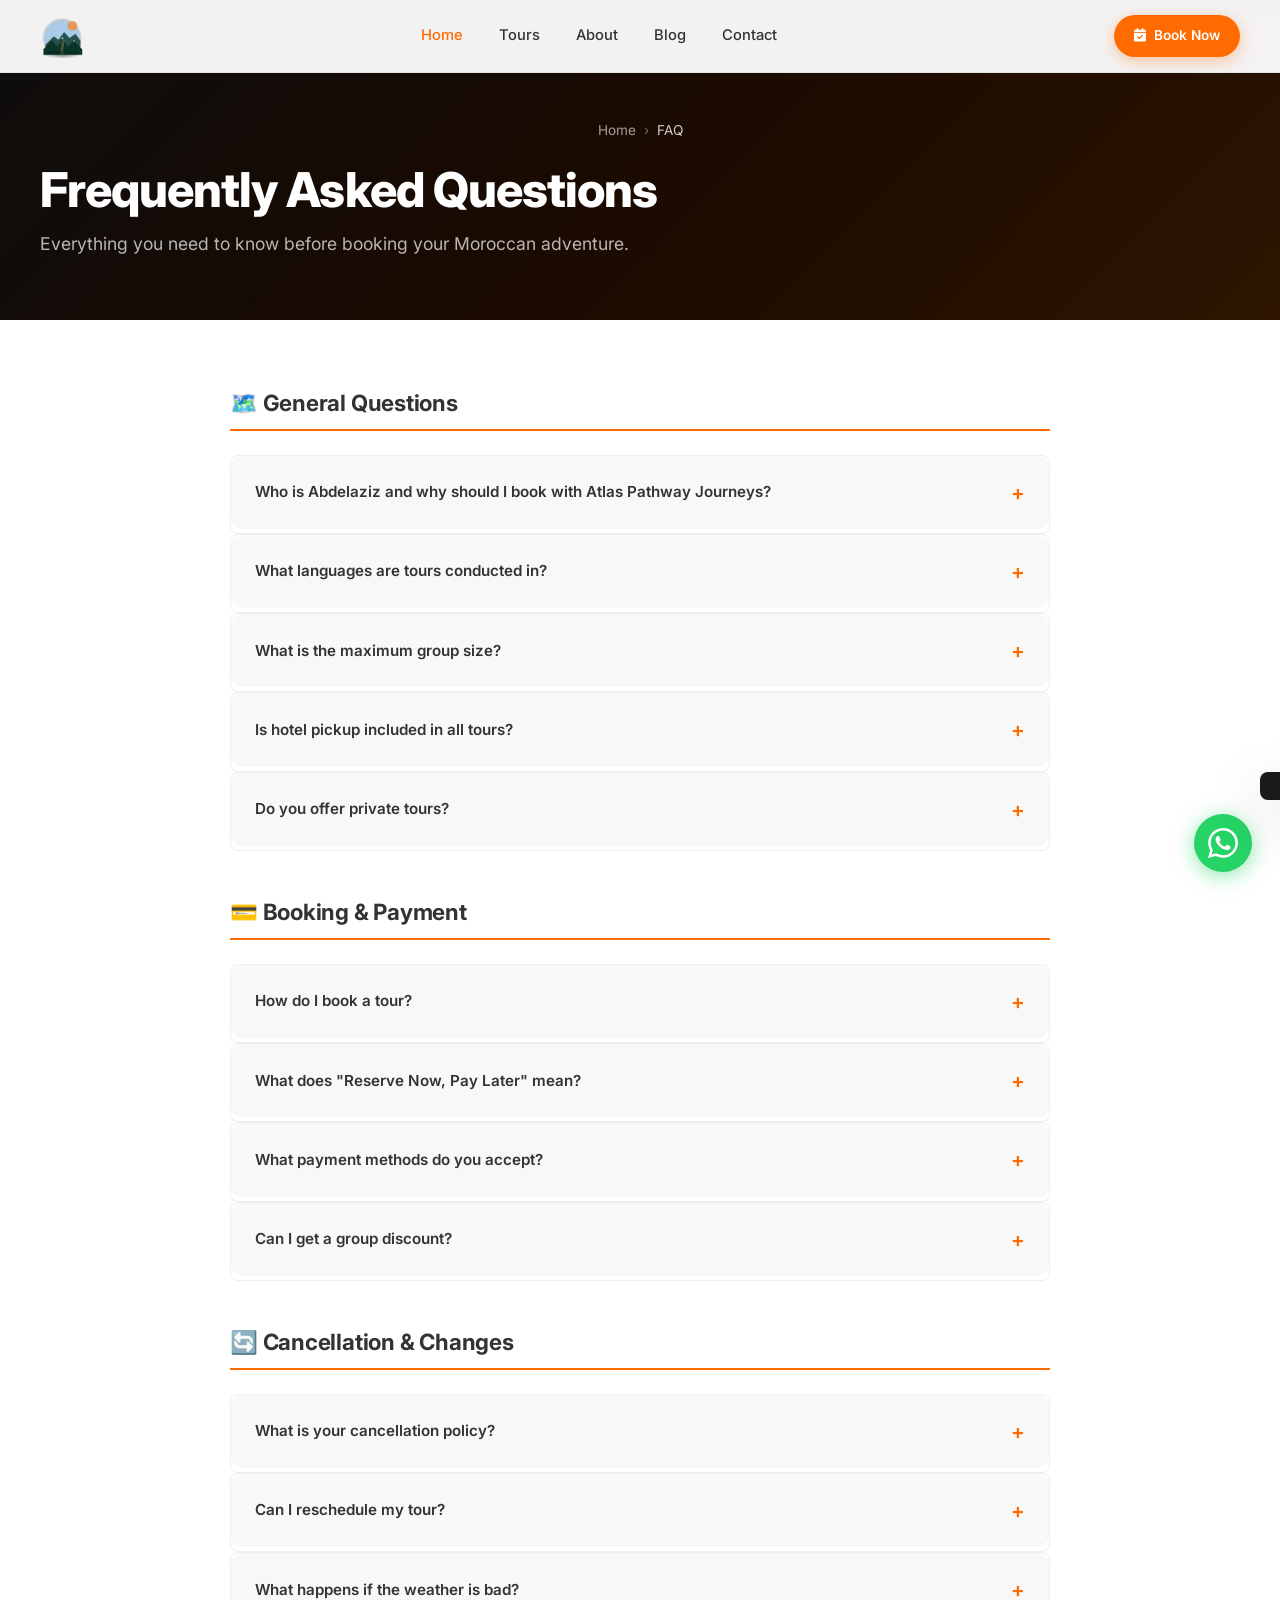
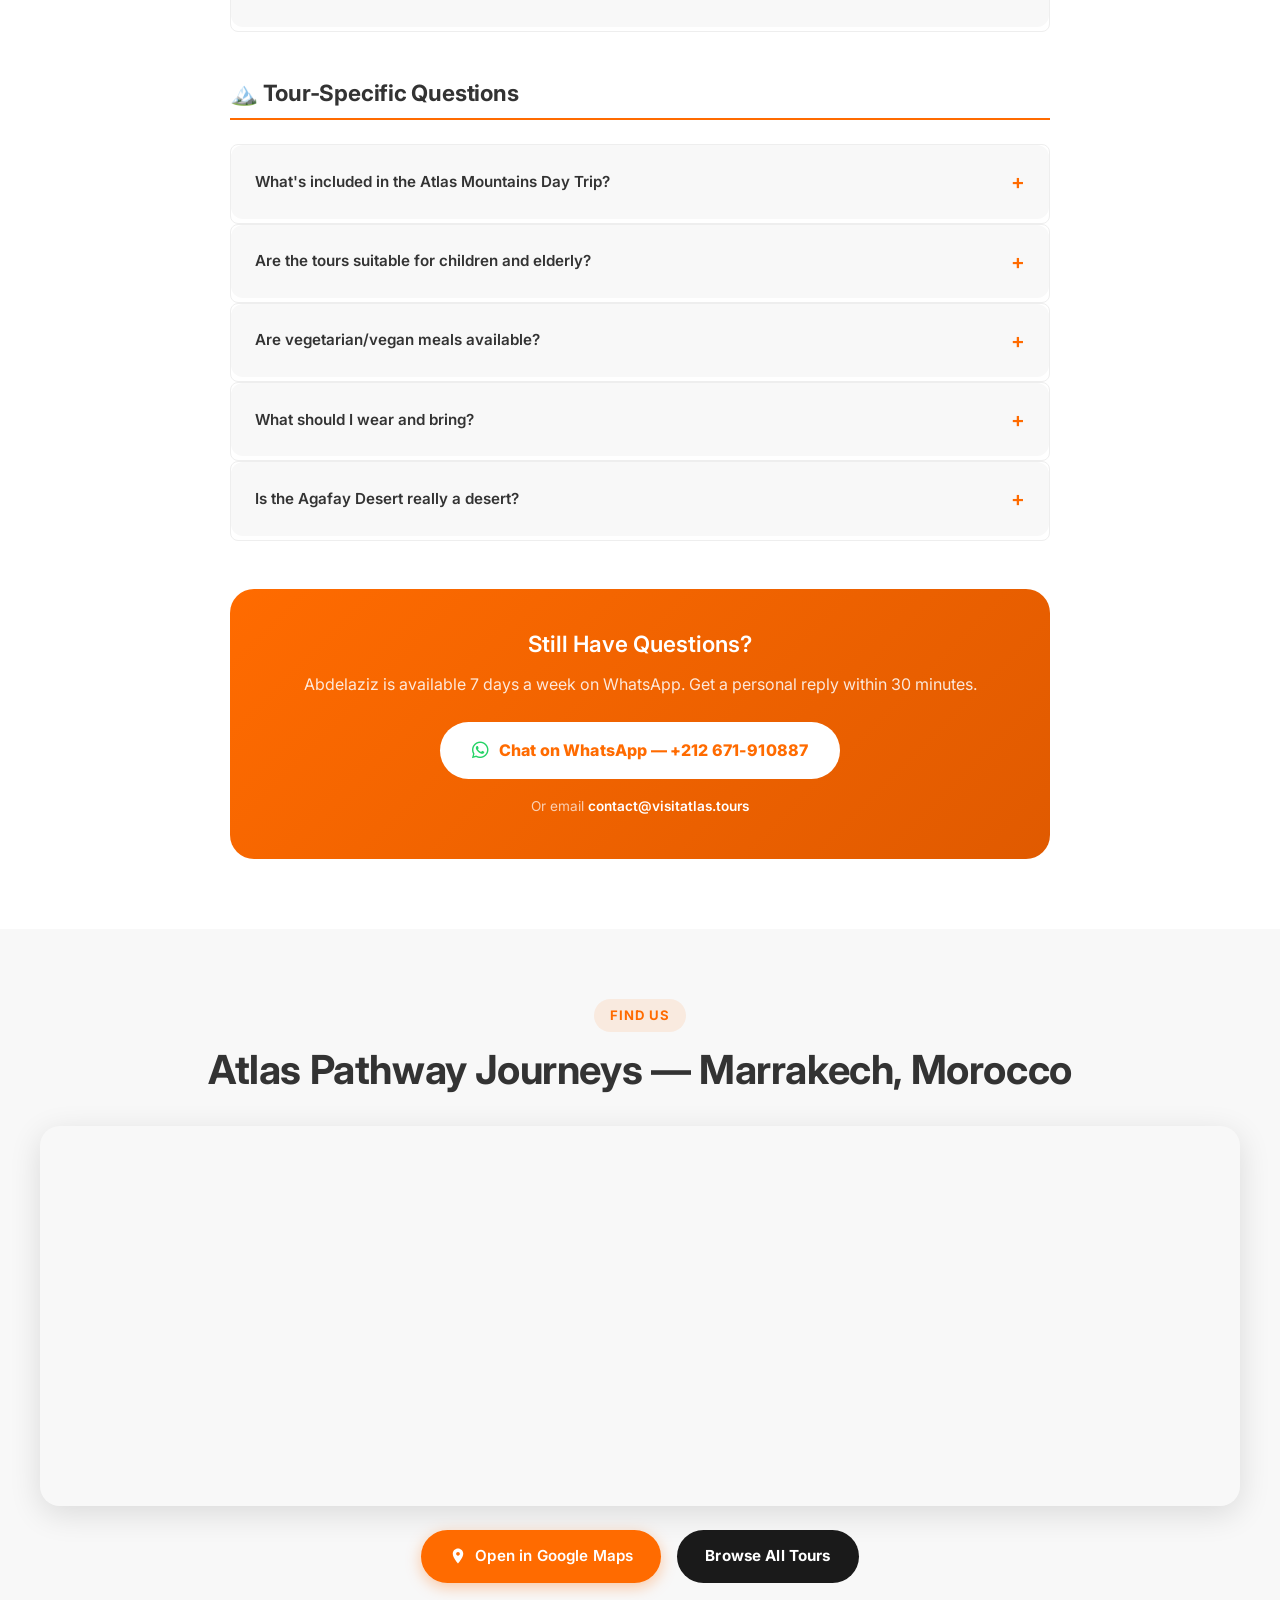
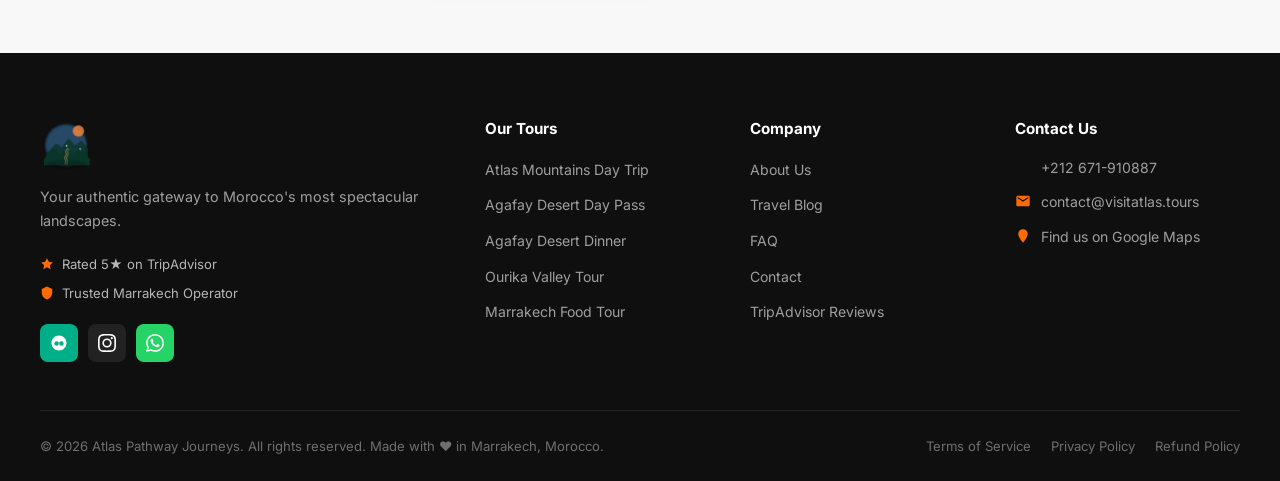
<file: faq.html>
<!DOCTYPE html>
<html lang="en">
<head>
  <meta charset="UTF-8">
  <meta name="viewport" content="width=device-width, initial-scale=1.0">
  <title>FAQ — Atlas Pathway Journeys | Marrakech Tour Questions & Policies</title>
  <meta name="description" content="Frequently asked questions about Atlas Pathway Journeys tours. Booking, cancellation, what's included, group size, payment, and more. Expert Berber guide tours from Marrakech.">
  <meta name="keywords" content="FAQ Marrakech tours, Atlas Mountains tour questions, what's included Morocco tour, cancellation policy Marrakech tour">
  <link rel="canonical" href="https://visitatlas.tours/faq.html">
  <link rel="manifest" href="manifest.json">
  <meta name="theme-color" content="#FF6B00">
  <link rel="icon" type="image/png" href="images/logo.png">
  <link rel="preconnect" href="https://fonts.googleapis.com">
  <link href="https://fonts.googleapis.com/css2?family=Inter:wght@300;400;500;600;700;800&display=swap" rel="stylesheet">
  <link rel="stylesheet" href="https://cdn.jsdelivr.net/npm/@fortawesome/fontawesome-free@6.4.0/css/all.min.css">
  <link rel="stylesheet" href="css/main.css">

  <script type="application/ld+json">
  {
    "@context": "https://schema.org",
    "@type": "FAQPage",
    "mainEntity": [
      {
        "@type": "Question",
        "name": "What's included in the Atlas Mountains Day Trip?",
        "acceptedAnswer": {
          "@type": "Answer",
          "text": "The Atlas Mountains Day Trip includes hotel pickup and drop-off from Marrakech, a camel ride, visits to 3 Berber valleys, a traditional Berber lunch in a local family home, an argan oil cooperative visit, and panoramic photography stops. English/French/Arabic-speaking native Imazighen guide (Abdelaziz) is included. Price is €45 per person."
        }
      },
      {
        "@type": "Question",
        "name": "What is your cancellation policy?",
        "acceptedAnswer": {
          "@type": "Answer",
          "text": "We offer free cancellation up to 24 hours before the tour start time. Cancellations within 24 hours are non-refundable. For the Reserve Now, Pay Later option, you can hold your spot with no payment required today."
        }
      },
      {
        "@type": "Question",
        "name": "How do I book a tour?",
        "acceptedAnswer": {
          "@type": "Answer",
          "text": "You can book directly via our website using the booking form on each tour page, contact us on WhatsApp at +212 671-910887, or email contact@visitatlas.tours. We offer Reserve Now, Pay Later — so you can hold your spot with no payment today."
        }
      },
      {
        "@type": "Question",
        "name": "What is the maximum group size?",
        "acceptedAnswer": {
          "@type": "Answer",
          "text": "Our tours are capped at a maximum of 8 people. This small group size ensures a personal, authentic experience — not a bus tour. Private tours for just your group are also available."
        }
      },
      {
        "@type": "Question",
        "name": "Is hotel pickup included?",
        "acceptedAnswer": {
          "@type": "Answer",
          "text": "Yes! Hotel pickup and drop-off from your hotel or riad in Marrakech is included in all tours. Just provide your hotel name when booking."
        }
      }
    ]
  }
  </script>
</head>
<body>
<div class="scroll-progress"></div>

<nav class="navbar" role="navigation" aria-label="Main navigation">
  <div class="container">
    <div class="navbar-inner">
      <a href="index.html" class="navbar-logo" aria-label="Atlas Pathway Journeys - Home">
        <img src="images/logo.png" alt="Atlas Pathway Journeys" style="height:44px;width:auto;object-fit:contain;">
      </a>
      <nav class="navbar-nav">
        <a href="index.html">Home</a>
        <a href="tours/index.html">Tours</a>
        <a href="about.html">About</a>
        <a href="blog/index.html">Blog</a>
        <a href="contact.html">Contact</a>
      </nav>
      <div class="navbar-cta">
        <a href="https://wa.me/212671910887" target="_blank" rel="noopener" class="btn btn-primary btn-sm">
          <i class="fas fa-calendar-check"></i> Book Now
        </a>
      </div>
      <button class="navbar-hamburger" aria-label="Toggle menu"><span></span><span></span><span></span></button>
    </div>
  </div>
</nav>
<div class="mobile-menu">
  <a href="index.html">🏠 Home</a>
  <a href="tours/index.html">🗺️ All Tours</a>
  <a href="about.html">👤 About Us</a>
  <a href="blog/index.html">📝 Blog</a>
  <a href="contact.html">📞 Contact</a>
  <div class="mobile-cta" style="margin-top:16px;">
    <a href="https://wa.me/212671910887" target="_blank" class="btn btn-primary btn-full"><i class="fab fa-whatsapp"></i> Book via WhatsApp</a>
  </div>
</div>

<!-- PAGE HERO -->
<section style="background: linear-gradient(135deg, #0d0d0d 0%, #1a0a00 50%, #2d1500 100%); min-height: 300px; display: flex; align-items: center; padding: 120px 0 60px;">
  <div class="container">
    <nav class="breadcrumb" aria-label="Breadcrumb">
      <a href="index.html">Home</a><span>›</span><span class="current">FAQ</span>
    </nav>
    <h1 style="color: white; font-size: clamp(2rem, 5vw, 3rem); margin: 16px 0 12px;">Frequently Asked Questions</h1>
    <p style="color: rgba(255,255,255,0.7); font-size: 1.1rem; max-width: 600px;">Everything you need to know before booking your Moroccan adventure.</p>
  </div>
</section>

<!-- FAQ SECTIONS -->
<section style="padding: 70px 0;">
  <div class="container" style="max-width: 860px;">

    <!-- GENERAL -->
    <div class="fade-in" style="margin-bottom: 48px;">
      <h2 style="font-size: 1.4rem; margin-bottom: 24px; padding-bottom: 12px; border-bottom: 2px solid #FF6B00;">🗺️ General Questions</h2>

      <div class="faq-item" style="margin-bottom: 0;">
        <div class="faq-question" onclick="toggleFaq(this)" style="cursor:pointer;padding:20px 24px;background:#F8F8F8;border-radius:12px;margin-bottom:4px;display:flex;justify-content:space-between;align-items:center;font-weight:600;">
          Who is Abdelaziz and why should I book with Atlas Pathway Journeys?
          <span class="faq-icon" style="font-size:1.3rem;color:#FF6B00;transition:transform 0.3s;flex-shrink:0;margin-left:12px;">+</span>
        </div>
        <div class="faq-answer" style="display:none;padding:20px 24px;background:white;border-radius:12px;margin-bottom:16px;color:#555;line-height:1.8;border:1px solid #eee;">
          Abdelaziz Aznag is a native Imazighen (Berber) guide born and raised in the Atlas Mountains foothills. He speaks Tamazight, Arabic, French, and English. Unlike large tour operators, when you book with Atlas Pathway Journeys, you're getting a deeply personal, authentic experience — not a bus tour. Abdelaziz personally leads every small-group tour (max 8 people), bringing you into his community, his culture, and the genuine hospitality of his homeland. Rated 5.0★ on TripAdvisor with 489+ reviews.
        </div>
      </div>

      <div class="faq-item">
        <div class="faq-question" onclick="toggleFaq(this)" style="cursor:pointer;padding:20px 24px;background:#F8F8F8;border-radius:12px;margin-bottom:4px;display:flex;justify-content:space-between;align-items:center;font-weight:600;">
          What languages are tours conducted in?
          <span class="faq-icon" style="font-size:1.3rem;color:#FF6B00;transition:transform 0.3s;flex-shrink:0;margin-left:12px;">+</span>
        </div>
        <div class="faq-answer" style="display:none;padding:20px 24px;background:white;border-radius:12px;margin-bottom:16px;color:#555;line-height:1.8;border:1px solid #eee;">
          Tours are conducted in <strong>English, French, and Arabic</strong>. Abdelaziz also speaks his native Tamazight (Berber language), which he'll often share phrases of with guests as part of the cultural experience.
        </div>
      </div>

      <div class="faq-item">
        <div class="faq-question" onclick="toggleFaq(this)" style="cursor:pointer;padding:20px 24px;background:#F8F8F8;border-radius:12px;margin-bottom:4px;display:flex;justify-content:space-between;align-items:center;font-weight:600;">
          What is the maximum group size?
          <span class="faq-icon" style="font-size:1.3rem;color:#FF6B00;transition:transform 0.3s;flex-shrink:0;margin-left:12px;">+</span>
        </div>
        <div class="faq-answer" style="display:none;padding:20px 24px;background:white;border-radius:12px;margin-bottom:16px;color:#555;line-height:1.8;border:1px solid #eee;">
          All our shared tours are capped at <strong>8 people maximum</strong>. This small group size ensures a personal, immersive experience. We also offer private tours exclusively for your group — contact us for pricing.
        </div>
      </div>

      <div class="faq-item">
        <div class="faq-question" onclick="toggleFaq(this)" style="cursor:pointer;padding:20px 24px;background:#F8F8F8;border-radius:12px;margin-bottom:4px;display:flex;justify-content:space-between;align-items:center;font-weight:600;">
          Is hotel pickup included in all tours?
          <span class="faq-icon" style="font-size:1.3rem;color:#FF6B00;transition:transform 0.3s;flex-shrink:0;margin-left:12px;">+</span>
        </div>
        <div class="faq-answer" style="display:none;padding:20px 24px;background:white;border-radius:12px;margin-bottom:16px;color:#555;line-height:1.8;border:1px solid #eee;">
          Yes! <strong>Hotel pickup and drop-off from your hotel or riad in Marrakech is included</strong> in all tours at no extra cost. We use comfortable, air-conditioned vehicles. Just provide your hotel name and address when booking.
        </div>
      </div>

      <div class="faq-item">
        <div class="faq-question" onclick="toggleFaq(this)" style="cursor:pointer;padding:20px 24px;background:#F8F8F8;border-radius:12px;margin-bottom:4px;display:flex;justify-content:space-between;align-items:center;font-weight:600;">
          Do you offer private tours?
          <span class="faq-icon" style="font-size:1.3rem;color:#FF6B00;transition:transform 0.3s;flex-shrink:0;margin-left:12px;">+</span>
        </div>
        <div class="faq-answer" style="display:none;padding:20px 24px;background:white;border-radius:12px;margin-bottom:16px;color:#555;line-height:1.8;border:1px solid #eee;">
          Absolutely! We love creating private, customized experiences. Whether it's a family trip, a honeymoon, or a corporate event, contact us on <a href="https://wa.me/212671910887" target="_blank" style="color:#FF6B00;font-weight:600;">WhatsApp</a> to discuss a tailored itinerary and pricing.
        </div>
      </div>
    </div>

    <!-- BOOKING & PAYMENT -->
    <div class="fade-in" style="margin-bottom: 48px;">
      <h2 style="font-size: 1.4rem; margin-bottom: 24px; padding-bottom: 12px; border-bottom: 2px solid #FF6B00;">💳 Booking & Payment</h2>

      <div class="faq-item">
        <div class="faq-question" onclick="toggleFaq(this)" style="cursor:pointer;padding:20px 24px;background:#F8F8F8;border-radius:12px;margin-bottom:4px;display:flex;justify-content:space-between;align-items:center;font-weight:600;">
          How do I book a tour?
          <span class="faq-icon" style="font-size:1.3rem;color:#FF6B00;transition:transform 0.3s;flex-shrink:0;margin-left:12px;">+</span>
        </div>
        <div class="faq-answer" style="display:none;padding:20px 24px;background:white;border-radius:12px;margin-bottom:16px;color:#555;line-height:1.8;border:1px solid #eee;">
          You can book in 3 ways: (1) Use the booking form on any individual tour page, (2) Send us a message on <a href="https://wa.me/212671910887" target="_blank" style="color:#FF6B00;font-weight:600;">WhatsApp: +212 671-910887</a> (fastest), or (3) Email <a href="mailto:contact@visitatlas.tours" style="color:#FF6B00;font-weight:600;">contact@visitatlas.tours</a>. We'll confirm your booking instantly.
        </div>
      </div>

      <div class="faq-item">
        <div class="faq-question" onclick="toggleFaq(this)" style="cursor:pointer;padding:20px 24px;background:#F8F8F8;border-radius:12px;margin-bottom:4px;display:flex;justify-content:space-between;align-items:center;font-weight:600;">
          What does "Reserve Now, Pay Later" mean?
          <span class="faq-icon" style="font-size:1.3rem;color:#FF6B00;transition:transform 0.3s;flex-shrink:0;margin-left:12px;">+</span>
        </div>
        <div class="faq-answer" style="display:none;padding:20px 24px;background:white;border-radius:12px;margin-bottom:16px;color:#555;line-height:1.8;border:1px solid #eee;">
          It means you can <strong>hold your spot today without paying anything</strong>. You'll pay on the day of the tour, either in cash or by card. This gives you complete flexibility with no financial commitment when booking.
        </div>
      </div>

      <div class="faq-item">
        <div class="faq-question" onclick="toggleFaq(this)" style="cursor:pointer;padding:20px 24px;background:#F8F8F8;border-radius:12px;margin-bottom:4px;display:flex;justify-content:space-between;align-items:center;font-weight:600;">
          What payment methods do you accept?
          <span class="faq-icon" style="font-size:1.3rem;color:#FF6B00;transition:transform 0.3s;flex-shrink:0;margin-left:12px;">+</span>
        </div>
        <div class="faq-answer" style="display:none;padding:20px 24px;background:white;border-radius:12px;margin-bottom:16px;color:#555;line-height:1.8;border:1px solid #eee;">
          We accept <strong>cash (EUR, MAD, USD, GBP)</strong>, major credit/debit cards (Visa, Mastercard, Amex), PayPal, and Stripe for online payments. Cash payment on the day is perfectly fine for most travelers.
        </div>
      </div>

      <div class="faq-item">
        <div class="faq-question" onclick="toggleFaq(this)" style="cursor:pointer;padding:20px 24px;background:#F8F8F8;border-radius:12px;margin-bottom:4px;display:flex;justify-content:space-between;align-items:center;font-weight:600;">
          Can I get a group discount?
          <span class="faq-icon" style="font-size:1.3rem;color:#FF6B00;transition:transform 0.3s;flex-shrink:0;margin-left:12px;">+</span>
        </div>
        <div class="faq-answer" style="display:none;padding:20px 24px;background:white;border-radius:12px;margin-bottom:16px;color:#555;line-height:1.8;border:1px solid #eee;">
          Yes! For groups of 5 or more, or for private bookings, we offer special rates. Contact us on WhatsApp to discuss group pricing for your specific dates and party size.
        </div>
      </div>
    </div>

    <!-- CANCELLATION -->
    <div class="fade-in" style="margin-bottom: 48px;">
      <h2 style="font-size: 1.4rem; margin-bottom: 24px; padding-bottom: 12px; border-bottom: 2px solid #FF6B00;">🔄 Cancellation & Changes</h2>

      <div class="faq-item">
        <div class="faq-question" onclick="toggleFaq(this)" style="cursor:pointer;padding:20px 24px;background:#F8F8F8;border-radius:12px;margin-bottom:4px;display:flex;justify-content:space-between;align-items:center;font-weight:600;">
          What is your cancellation policy?
          <span class="faq-icon" style="font-size:1.3rem;color:#FF6B00;transition:transform 0.3s;flex-shrink:0;margin-left:12px;">+</span>
        </div>
        <div class="faq-answer" style="display:none;padding:20px 24px;background:white;border-radius:12px;margin-bottom:16px;color:#555;line-height:1.8;border:1px solid #eee;">
          <strong>Free cancellation up to 24 hours before</strong> the tour departure time. Cancellations within 24 hours may be subject to a 50% fee if already confirmed. No-shows on the day are non-refundable. See our full <a href="refund-policy.html" style="color:#FF6B00;font-weight:600;">Refund Policy</a>.
        </div>
      </div>

      <div class="faq-item">
        <div class="faq-question" onclick="toggleFaq(this)" style="cursor:pointer;padding:20px 24px;background:#F8F8F8;border-radius:12px;margin-bottom:4px;display:flex;justify-content:space-between;align-items:center;font-weight:600;">
          Can I reschedule my tour?
          <span class="faq-icon" style="font-size:1.3rem;color:#FF6B00;transition:transform 0.3s;flex-shrink:0;margin-left:12px;">+</span>
        </div>
        <div class="faq-answer" style="display:none;padding:20px 24px;background:white;border-radius:12px;margin-bottom:16px;color:#555;line-height:1.8;border:1px solid #eee;">
          Yes, reschedules are <strong>free of charge</strong> if requested at least 24 hours before the tour. Simply message us on WhatsApp with your new preferred date and we'll confirm availability.
        </div>
      </div>

      <div class="faq-item">
        <div class="faq-question" onclick="toggleFaq(this)" style="cursor:pointer;padding:20px 24px;background:#F8F8F8;border-radius:12px;margin-bottom:4px;display:flex;justify-content:space-between;align-items:center;font-weight:600;">
          What happens if the weather is bad?
          <span class="faq-icon" style="font-size:1.3rem;color:#FF6B00;transition:transform 0.3s;flex-shrink:0;margin-left:12px;">+</span>
        </div>
        <div class="faq-answer" style="display:none;padding:20px 24px;background:white;border-radius:12px;margin-bottom:16px;color:#555;line-height:1.8;border:1px solid #eee;">
          Morocco has excellent weather year-round, but in case of severe weather that would make a tour unsafe, we will offer you a <strong>full reschedule or full refund</strong>. Your safety is our priority.
        </div>
      </div>
    </div>

    <!-- TOUR-SPECIFIC -->
    <div class="fade-in" style="margin-bottom: 48px;">
      <h2 style="font-size: 1.4rem; margin-bottom: 24px; padding-bottom: 12px; border-bottom: 2px solid #FF6B00;">🏔️ Tour-Specific Questions</h2>

      <div class="faq-item">
        <div class="faq-question" onclick="toggleFaq(this)" style="cursor:pointer;padding:20px 24px;background:#F8F8F8;border-radius:12px;margin-bottom:4px;display:flex;justify-content:space-between;align-items:center;font-weight:600;">
          What's included in the Atlas Mountains Day Trip?
          <span class="faq-icon" style="font-size:1.3rem;color:#FF6B00;transition:transform 0.3s;flex-shrink:0;margin-left:12px;">+</span>
        </div>
        <div class="faq-answer" style="display:none;padding:20px 24px;background:white;border-radius:12px;margin-bottom:16px;color:#555;line-height:1.8;border:1px solid #eee;">
          <strong>Included:</strong> Hotel pickup/drop-off, camel ride, visits to 3 Berber valleys, traditional Berber lunch in a local family home, argan oil cooperative visit, all transportation, native guide Abdelaziz.<br><br>
          <strong>Not included:</strong> Drinks beyond what's served with lunch, personal purchases at cooperatives, tips (appreciated but not required).
        </div>
      </div>

      <div class="faq-item">
        <div class="faq-question" onclick="toggleFaq(this)" style="cursor:pointer;padding:20px 24px;background:#F8F8F8;border-radius:12px;margin-bottom:4px;display:flex;justify-content:space-between;align-items:center;font-weight:600;">
          Are the tours suitable for children and elderly?
          <span class="faq-icon" style="font-size:1.3rem;color:#FF6B00;transition:transform 0.3s;flex-shrink:0;margin-left:12px;">+</span>
        </div>
        <div class="faq-answer" style="display:none;padding:20px 24px;background:white;border-radius:12px;margin-bottom:16px;color:#555;line-height:1.8;border:1px solid #eee;">
          Yes! All our tours are family-friendly. Children love the camel rides and Berber village visits. Elderly participants are welcome too — just let us know of any mobility concerns when booking and we'll ensure appropriate accommodations. Vegetarian meal options are always available.
        </div>
      </div>

      <div class="faq-item">
        <div class="faq-question" onclick="toggleFaq(this)" style="cursor:pointer;padding:20px 24px;background:#F8F8F8;border-radius:12px;margin-bottom:4px;display:flex;justify-content:space-between;align-items:center;font-weight:600;">
          Are vegetarian/vegan meals available?
          <span class="faq-icon" style="font-size:1.3rem;color:#FF6B00;transition:transform 0.3s;flex-shrink:0;margin-left:12px;">+</span>
        </div>
        <div class="faq-answer" style="display:none;padding:20px 24px;background:white;border-radius:12px;margin-bottom:16px;color:#555;line-height:1.8;border:1px solid #eee;">
          Yes! Vegetarian options are always available for all tours that include meals. Please mention dietary requirements when booking and we'll ensure appropriate food is prepared. Vegan options can also be accommodated with advance notice.
        </div>
      </div>

      <div class="faq-item">
        <div class="faq-question" onclick="toggleFaq(this)" style="cursor:pointer;padding:20px 24px;background:#F8F8F8;border-radius:12px;margin-bottom:4px;display:flex;justify-content:space-between;align-items:center;font-weight:600;">
          What should I wear and bring?
          <span class="faq-icon" style="font-size:1.3rem;color:#FF6B00;transition:transform 0.3s;flex-shrink:0;margin-left:12px;">+</span>
        </div>
        <div class="faq-answer" style="display:none;padding:20px 24px;background:white;border-radius:12px;margin-bottom:16px;color:#555;line-height:1.8;border:1px solid #eee;">
          <strong>Comfortable clothing</strong> that can be layered (mountain temperatures can vary). Closed-toe walking shoes are recommended. Bring sunscreen, sunglasses, and a hat. A light jacket is recommended for the Atlas Mountains even in summer. Camera/phone for photos. Cash for any personal purchases. We'll provide water.
        </div>
      </div>

      <div class="faq-item">
        <div class="faq-question" onclick="toggleFaq(this)" style="cursor:pointer;padding:20px 24px;background:#F8F8F8;border-radius:12px;margin-bottom:4px;display:flex;justify-content:space-between;align-items:center;font-weight:600;">
          Is the Agafay Desert really a desert?
          <span class="faq-icon" style="font-size:1.3rem;color:#FF6B00;transition:transform 0.3s;flex-shrink:0;margin-left:12px;">+</span>
        </div>
        <div class="faq-answer" style="display:none;padding:20px 24px;background:white;border-radius:12px;margin-bottom:16px;color:#555;line-height:1.8;border:1px solid #eee;">
          The Agafay is a unique <strong>rocky, lunar-like landscape</strong> — often called a "stone desert." While it's technically not a sand desert like the Sahara, it offers the same dramatic, sweeping vistas, peaceful silence, and incredible Moroccan hospitality in a stunning setting just 40 minutes from Marrakech.
        </div>
      </div>
    </div>

    <!-- CTA -->
    <div class="fade-in" style="background: linear-gradient(135deg, #FF6B00 0%, #e05a00 100%); border-radius: 24px; padding: 40px; text-align: center; color: white;">
      <h3 style="color: white; font-size: 1.4rem; margin-bottom: 12px;">Still Have Questions?</h3>
      <p style="color: rgba(255,255,255,0.85); margin-bottom: 24px;">Abdelaziz is available 7 days a week on WhatsApp. Get a personal reply within 30 minutes.</p>
      <a href="https://wa.me/212671910887?text=Hello%20Abdelaziz%2C%20I%20have%20a%20question%20about%20your%20tours" target="_blank" rel="noopener" class="btn" style="background:white;color:#FF6B00;font-weight:800;padding:16px 32px;border-radius:50px;font-size:1rem;display:inline-flex;align-items:center;gap:10px;">
        <i class="fab fa-whatsapp" style="font-size:1.2rem;color:#25D366;"></i>
        Chat on WhatsApp — +212 671-910887
      </a>
      <p style="margin-top: 16px; color: rgba(255,255,255,0.7); font-size: 0.85rem;">Or email <a href="mailto:contact@visitatlas.tours" style="color:white;font-weight:600;">contact@visitatlas.tours</a></p>
    </div>
  </div>
</section>

<!-- GOOGLE MAPS -->
<section style="background: #F8F8F8; padding: 70px 0;">
  <div class="container">
    <div class="section-header" style="margin-bottom: 32px;">
      <div class="section-label">Find Us</div>
      <h2>Atlas Pathway Journeys — Marrakech, Morocco</h2>
    </div>
    <div style="border-radius: 20px; overflow: hidden; box-shadow: 0 8px 32px rgba(0,0,0,0.12); height: 380px;">
      <iframe
        src="https://www.google.com/maps/embed?pb=!1m18!1m12!1m3!1d122.07!2d-7.9038195!3d31.1423632!2m3!1f0!2f0!3f0!3m2!1i1024!2i768!4f13.1!3m3!1m2!1s0xdb00f0049887bd7%3A0x9734c61999b65be!2sAtlas%20Pathway%20Journeys!5e0!3m2!1sen!2sma!4v1711900000000!5m2!1sen!2sma"
        width="100%" height="100%" style="border:0;" allowfullscreen="" loading="lazy"
        referrerpolicy="no-referrer-when-downgrade"
        title="Atlas Pathway Journeys — Marrakech Morocco">
      </iframe>
    </div>
    <div style="display:flex;gap:16px;justify-content:center;margin-top:24px;flex-wrap:wrap;">
      <a href="https://www.google.com/maps/place/Atlas+Pathway+Journeys/@31.1423632,-7.9038195,19.29z/data=!4m11!1m4!8m3!1e4!3m1!1e1!3m5!1s0xdb00f0049887bd7:0x9734c61999b65be!8m2!3d31.142189!4d-7.9029381!16s%2Fg%2F11z2y27xj9" target="_blank" rel="noopener" class="btn btn-primary" style="display:inline-flex;align-items:center;gap:8px;">
        <svg viewBox="0 0 24 24" style="width:18px;height:18px;fill:white"><path d="M12 2C8.13 2 5 5.13 5 9c0 5.25 7 13 7 13s7-7.75 7-13c0-3.87-3.13-7-7-7zm0 9.5c-1.38 0-2.5-1.12-2.5-2.5s1.12-2.5 2.5-2.5 2.5 1.12 2.5 2.5-1.12 2.5-2.5 2.5z"/></svg>
        Open in Google Maps
      </a>
      <a href="tours/index.html" class="btn" style="background:#1a1a1a;color:white;display:inline-flex;align-items:center;gap:8px;padding:14px 28px;border-radius:50px;font-weight:700;">
        Browse All Tours
      </a>
    </div>
  </div>
</section>

<!-- FOOTER -->
<footer class="footer" role="contentinfo">
  <div class="container">
    <div class="footer-grid">
      <div class="footer-brand">
        <div class="footer-logo">
          <img src="images/logo.png" alt="Atlas Pathway Journeys" style="height:52px;width:auto;object-fit:contain;">
        </div>
        <p>Your authentic gateway to Morocco's most spectacular landscapes.</p>
        <div class="footer-trust-badges">
          <div class="footer-trust-badge"><svg viewBox="0 0 24 24"><path d="M12 2l3.09 6.26L22 9.27l-5 4.87 1.18 6.88L12 17.77l-6.18 3.25L7 14.14 2 9.27l6.91-1.01L12 2z"/></svg>Rated 5★ on TripAdvisor</div>
          <div class="footer-trust-badge"><svg viewBox="0 0 24 24"><path d="M12 1L3 5v6c0 5.55 3.84 10.74 9 12 5.16-1.26 9-6.45 9-12V5l-9-4z"/></svg>Trusted Marrakech Operator</div>
        </div>
        <div class="footer-social">
          <a href="https://www.tripadvisor.com/Attraction_Review-g293734-d32908069-Reviews-Atlas_Pathway_Journeys-Marrakech_Marrakech_Safi.html" target="_blank" rel="noopener" class="footer-social-link" aria-label="TripAdvisor" style="background:#00AF87;">
            <svg viewBox="0 0 24 24" fill="white" width="18" height="18"><path d="M12.006 2C6.45 2 2 6.45 2 12.006 2 17.56 6.45 22.01 12.006 22.01c5.556 0 10.006-4.45 10.006-10.004C22.012 6.45 17.562 2 12.006 2zM8.75 15.75a3 3 0 110-6 3 3 0 010 6zm6.5 0a3 3 0 110-6 3 3 0 010 6zM12 13a1 1 0 110-2 1 1 0 010 2z"/></svg>
          </a>
          <a href="https://www.instagram.com/aznag_abdulaziz" target="_blank" rel="noopener" class="footer-social-link" aria-label="Instagram @aznag_abdulaziz">
            <svg viewBox="0 0 24 24" fill="white"><path d="M12 2.163c3.204 0 3.584.012 4.85.07 3.252.148 4.771 1.691 4.919 4.919.058 1.265.069 1.645.069 4.849 0 3.205-.012 3.584-.069 4.849-.149 3.225-1.664 4.771-4.919 4.919-1.266.058-1.644.07-4.85.07-3.204 0-3.584-.012-4.849-.07-3.26-.149-4.771-1.699-4.919-4.92-.058-1.265-.07-1.644-.07-4.849 0-3.204.013-3.583.07-4.849.149-3.227 1.664-4.771 4.919-4.919 1.266-.057 1.645-.069 4.849-.069zM12 0C8.741 0 8.333.014 7.053.072 2.695.272.273 2.69.073 7.052.014 8.333 0 8.741 0 12c0 3.259.014 3.668.072 4.948.2 4.358 2.618 6.78 6.98 6.98C8.333 23.986 8.741 24 12 24c3.259 0 3.668-.014 4.948-.072 4.354-.2 6.782-2.618 6.979-6.98.059-1.28.073-1.689.073-4.948 0-3.259-.014-3.667-.072-4.947-.196-4.354-2.617-6.78-6.979-6.98C15.668.014 15.259 0 12 0zm0 5.838a6.162 6.162 0 100 12.324 6.162 6.162 0 000-12.324zM12 16a4 4 0 110-8 4 4 0 010 8zm6.406-11.845a1.44 1.44 0 100 2.881 1.44 1.44 0 000-2.881z"/></svg>
          </a>
          <a href="https://wa.me/212671910887" target="_blank" rel="noopener" class="footer-social-link" aria-label="WhatsApp" style="background:#25D366;">
            <svg viewBox="0 0 24 24" fill="white"><path d="M17.472 14.382c-.297-.149-1.758-.867-2.03-.967-.273-.099-.471-.148-.67.15-.197.297-.767.966-.94 1.164-.173.199-.347.223-.644.075-.297-.15-1.255-.463-2.39-1.475-.883-.788-1.48-1.761-1.653-2.059-.173-.297-.018-.458.13-.606.134-.133.298-.347.446-.52.149-.174.198-.298.298-.497.099-.198.05-.371-.025-.52-.075-.149-.669-1.612-.916-2.207-.242-.579-.487-.5-.669-.51-.173-.008-.371-.01-.57-.01-.198 0-.52.074-.792.372-.272.297-1.04 1.016-1.04 2.479 0 1.462 1.065 2.875 1.213 3.074.149.198 2.096 3.2 5.077 4.487.709.306 1.262.489 1.694.625.712.227 1.36.195 1.871.118.571-.085 1.758-.719 2.006-1.413.248-.694.248-1.289.173-1.413-.074-.124-.272-.198-.57-.347m-5.421 7.403h-.004a9.87 9.87 0 01-5.031-1.378l-.361-.214-3.741.982.998-3.648-.235-.374a9.86 9.86 0 01-1.51-5.26c.001-5.45 4.436-9.884 9.888-9.884 2.64 0 5.122 1.03 6.988 2.898a9.825 9.825 0 012.893 6.994c-.003 5.45-4.437 9.884-9.885 9.884m8.413-18.297A11.815 11.815 0 0012.05 0C5.495 0 .16 5.335.157 11.892c0 2.096.547 4.142 1.588 5.945L.057 24l6.305-1.654a11.882 11.882 0 005.683 1.448h.005c6.554 0 11.89-5.335 11.893-11.893a11.821 11.821 0 00-3.48-8.413z"/></svg>
          </a>
        </div>
      </div>
      <div class="footer-col">
        <h4>Our Tours</h4>
        <ul>
          <li><a href="tours/atlas-mountains-day-trip.html">Atlas Mountains Day Trip</a></li>
          <li><a href="tours/agafay-desert-day-pass.html">Agafay Desert Day Pass</a></li>
          <li><a href="tours/agafay-desert-dinner.html">Agafay Desert Dinner</a></li>
          <li><a href="tours/ourika-valley-tour.html">Ourika Valley Tour</a></li>
          <li><a href="tours/marrakech-food-tour.html">Marrakech Food Tour</a></li>
        </ul>
      </div>
      <div class="footer-col">
        <h4>Company</h4>
        <ul>
          <li><a href="about.html">About Us</a></li>
          <li><a href="blog/index.html">Travel Blog</a></li>
          <li><a href="faq.html">FAQ</a></li>
          <li><a href="contact.html">Contact</a></li>
          <li><a href="https://www.tripadvisor.com/Attraction_Review-g293734-d32908069-Reviews-Atlas_Pathway_Journeys-Marrakech_Marrakech_Safi.html" target="_blank" rel="noopener">TripAdvisor Reviews</a></li>
        </ul>
      </div>
      <div class="footer-col">
        <h4>Contact Us</h4>
        <div class="footer-contact-item">
          <svg viewBox="0 0 24 24"><path d="M17.472 14.382c-.297-.149-1.758-.867-2.03-.967z"/></svg>
          <a href="https://wa.me/212671910887" target="_blank"><span>+212 671-910887</span></a>
        </div>
        <div class="footer-contact-item">
          <svg viewBox="0 0 24 24"><path d="M20 4H4c-1.1 0-2 .9-2 2v12c0 1.1.9 2 2 2h16c1.1 0 2-.9 2-2V6c0-1.1-.9-2-2-2zm0 4l-8 5-8-5V6l8 5 8-5v2z"/></svg>
          <a href="mailto:contact@visitatlas.tours"><span>contact@visitatlas.tours</span></a>
        </div>
        <div class="footer-contact-item">
          <svg viewBox="0 0 24 24"><path d="M12 2C8.13 2 5 5.13 5 9c0 5.25 7 13 7 13s7-7.75 7-13c0-3.87-3.13-7-7-7z"/></svg>
          <a href="https://maps.app.goo.gl/6NKtNazekdhBYkNN8" target="_blank"><span>Find us on Google Maps</span></a>
        </div>
      </div>
    </div>
    <div class="footer-bottom">
      <p>© 2026 Atlas Pathway Journeys. All rights reserved. Made with ❤️ in Marrakech, Morocco.</p>
      <div class="footer-bottom-links">
        <a href="terms.html">Terms of Service</a>
        <a href="privacy.html">Privacy Policy</a>
        <a href="refund-policy.html">Refund Policy</a>
      </div>
    </div>
  </div>
</footer>

<a href="https://wa.me/212671910887?text=Hello%2C%20I%20want%20to%20book%20a%20tour%20with%20Atlas%20Pathway%20Journeys" class="whatsapp-float" target="_blank" rel="noopener" aria-label="Chat on WhatsApp">
  <span class="whatsapp-tooltip">Chat with us</span>
  <svg viewBox="0 0 24 24" fill="white"><path d="M17.472 14.382c-.297-.149-1.758-.867-2.03-.967-.273-.099-.471-.148-.67.15-.197.297-.767.966-.94 1.164-.173.199-.347.223-.644.075-.297-.15-1.255-.463-2.39-1.475-.883-.788-1.48-1.761-1.653-2.059-.173-.297-.018-.458.13-.606.134-.133.298-.347.446-.52.149-.174.198-.298.298-.497.099-.198.05-.371-.025-.52-.075-.149-.669-1.612-.916-2.207-.242-.579-.487-.5-.669-.51-.173-.008-.371-.01-.57-.01-.198 0-.52.074-.792.372-.272.297-1.04 1.016-1.04 2.479 0 1.462 1.065 2.875 1.213 3.074.149.198 2.096 3.2 5.077 4.487.709.306 1.262.489 1.694.625.712.227 1.36.195 1.871.118.571-.085 1.758-.719 2.006-1.413.248-.694.248-1.289.173-1.413-.074-.124-.272-.198-.57-.347m-5.421 7.403h-.004a9.87 9.87 0 01-5.031-1.378l-.361-.214-3.741.982.998-3.648-.235-.374a9.86 9.86 0 01-1.51-5.26c.001-5.45 4.436-9.884 9.888-9.884 2.64 0 5.122 1.03 6.988 2.898a9.825 9.825 0 012.893 6.994c-.003 5.45-4.437 9.884-9.885 9.884m8.413-18.297A11.815 11.815 0 0012.05 0C5.495 0 .16 5.335.157 11.892c0 2.096.547 4.142 1.588 5.945L.057 24l6.305-1.654a11.882 11.882 0 005.683 1.448h.005c6.554 0 11.89-5.335 11.893-11.893a11.821 11.821 0 00-3.48-8.413z"/></svg>
</a>
<button class="back-to-top" aria-label="Back to top"><svg viewBox="0 0 24 24"><path d="M7.41 15.41L12 10.83l4.59 4.58L18 14l-6-6-6 6 1.41 1.41z"/></svg></button>
<div id="toast" class="toast"></div>

<script src="js/main.js"></script>
<script>
function toggleFaq(el) {
  const answer = el.nextElementSibling;
  const icon = el.querySelector('.faq-icon');
  const isOpen = answer.style.display !== 'none';
  answer.style.display = isOpen ? 'none' : 'block';
  icon.textContent = isOpen ? '+' : '−';
  icon.style.transform = isOpen ? 'rotate(0deg)' : 'rotate(0deg)';
}
</script>
</body>
</html>
</file>
<file: css/main.css>
/* ===================================
   ATLAS PATHWAY JOURNEYS - MAIN CSS
   Premium Tourism Website
   =================================== */

/* ---- CSS VARIABLES ---- */
:root {
  --primary: #FF6B00;
  --primary-dark: #E05A00;
  --primary-light: #FF8C33;
  --secondary: #F5F5F5;
  --white: #FFFFFF;
  --dark: #1A1A1A;
  --gray-100: #F8F8F8;
  --gray-200: #EEEEEE;
  --gray-300: #DDDDDD;
  --gray-400: #AAAAAA;
  --gray-500: #777777;
  --gray-600: #555555;
  --text: #333333;
  --text-light: #666666;
  --success: #22C55E;
  --warning: #F59E0B;
  --shadow-sm: 0 1px 3px rgba(0,0,0,0.08);
  --shadow: 0 4px 16px rgba(0,0,0,0.10);
  --shadow-lg: 0 8px 32px rgba(0,0,0,0.14);
  --shadow-xl: 0 20px 60px rgba(0,0,0,0.18);
  --radius: 12px;
  --radius-sm: 8px;
  --radius-lg: 20px;
  --radius-full: 9999px;
  --font: 'Inter', sans-serif;
  --transition: all 0.25s ease;
}

/* ---- RESET & BASE ---- */
*, *::before, *::after { box-sizing: border-box; margin: 0; padding: 0; }
html { scroll-behavior: smooth; font-size: 16px; }
body {
  font-family: var(--font);
  color: var(--text);
  background: var(--white);
  line-height: 1.6;
  overflow-x: hidden;
}
img { max-width: 100%; height: auto; display: block; }
a { text-decoration: none; color: inherit; }
ul { list-style: none; }
button { cursor: pointer; font-family: var(--font); border: none; outline: none; }
input, select, textarea { font-family: var(--font); outline: none; }

/* ---- TYPOGRAPHY ---- */
h1 { font-size: clamp(2rem, 5vw, 3.5rem); font-weight: 800; line-height: 1.15; letter-spacing: -0.02em; }
h2 { font-size: clamp(1.6rem, 3.5vw, 2.5rem); font-weight: 700; line-height: 1.2; letter-spacing: -0.01em; }
h3 { font-size: clamp(1.2rem, 2.5vw, 1.75rem); font-weight: 600; line-height: 1.3; }
h4 { font-size: 1.2rem; font-weight: 600; }
p { line-height: 1.75; }

/* ---- CONTAINER ---- */
.container { width: 100%; max-width: 1240px; margin: 0 auto; padding: 0 20px; }
.container-wide { width: 100%; max-width: 1440px; margin: 0 auto; padding: 0 24px; }

/* ---- UTILITY ---- */
.text-primary { color: var(--primary); }
.text-white { color: var(--white); }
.text-center { text-align: center; }
.font-bold { font-weight: 700; }
.font-medium { font-weight: 500; }
.flex { display: flex; }
.items-center { align-items: center; }
.justify-between { justify-content: space-between; }
.gap-sm { gap: 8px; }
.gap-md { gap: 16px; }
.gap-lg { gap: 24px; }
.mt-sm { margin-top: 8px; }
.mt-md { margin-top: 16px; }
.mt-lg { margin-top: 32px; }
.mb-sm { margin-bottom: 8px; }
.mb-md { margin-bottom: 16px; }
.mb-lg { margin-bottom: 32px; }
.py-xl { padding: 80px 0; }
.py-lg { padding: 60px 0; }
.py-md { padding: 40px 0; }
.hidden { display: none !important; }
.sr-only { position: absolute; width: 1px; height: 1px; padding: 0; margin: -1px; overflow: hidden; clip: rect(0,0,0,0); border: 0; }

/* ---- BUTTONS ---- */
.btn {
  display: inline-flex; align-items: center; justify-content: center; gap: 8px;
  padding: 14px 28px; border-radius: var(--radius-full); font-weight: 600;
  font-size: 0.95rem; transition: var(--transition); cursor: pointer;
  white-space: nowrap; letter-spacing: 0.01em;
}
.btn-primary {
  background: var(--primary); color: var(--white);
  box-shadow: 0 4px 15px rgba(255,107,0,0.35);
}
.btn-primary:hover {
  background: var(--primary-dark); transform: translateY(-1px);
  box-shadow: 0 6px 20px rgba(255,107,0,0.45);
}
.btn-primary:active { transform: translateY(0); }
.btn-secondary {
  background: transparent; color: var(--primary);
  border: 2px solid var(--primary);
}
.btn-secondary:hover { background: var(--primary); color: var(--white); }
.btn-white {
  background: var(--white); color: var(--dark);
  box-shadow: var(--shadow);
}
.btn-white:hover { box-shadow: var(--shadow-lg); transform: translateY(-1px); }
.btn-large { padding: 18px 36px; font-size: 1.1rem; }
.btn-sm { padding: 10px 20px; font-size: 0.85rem; }
.btn-full { width: 100%; }
.btn-book {
  background: linear-gradient(135deg, var(--primary), var(--primary-light));
  color: var(--white); font-size: 1.1rem; font-weight: 700;
  padding: 16px 32px; border-radius: var(--radius-full);
  box-shadow: 0 6px 25px rgba(255,107,0,0.4);
  transition: var(--transition);
}
.btn-book:hover {
  transform: translateY(-2px);
  box-shadow: 0 10px 35px rgba(255,107,0,0.5);
}

/* ---- NAVBAR ---- */
.navbar {
  position: fixed; top: 0; left: 0; right: 0;
  z-index: 1000; background: rgba(255,255,255,0.95);
  backdrop-filter: blur(12px); -webkit-backdrop-filter: blur(12px);
  border-bottom: 1px solid rgba(0,0,0,0.06);
  transition: var(--transition);
}
.navbar.scrolled { box-shadow: var(--shadow); }
.navbar-inner {
  display: flex; align-items: center; justify-content: space-between;
  padding: 14px 0; gap: 24px;
}
.navbar-logo {
  display: flex; align-items: center; gap: 10px;
  font-weight: 800; font-size: 1.25rem; color: var(--dark);
  text-decoration: none; flex-shrink: 0;
}
.navbar-logo .logo-icon {
  width: 40px; height: 40px; background: var(--primary);
  border-radius: 10px; display: flex; align-items: center; justify-content: center;
}
.navbar-logo .logo-icon svg { width: 24px; height: 24px; fill: white; }
.navbar-logo span { color: var(--primary); }
.navbar-nav { display: flex; align-items: center; gap: 8px; }
.navbar-nav a {
  padding: 8px 14px; border-radius: var(--radius-sm);
  font-weight: 500; font-size: 0.92rem; color: var(--text);
  transition: var(--transition);
}
.navbar-nav a:hover { color: var(--primary); background: rgba(255,107,0,0.06); }
.navbar-nav a.active { color: var(--primary); }
.navbar-cta { display: flex; align-items: center; gap: 10px; }
.navbar-hamburger {
  display: none; flex-direction: column; gap: 5px;
  background: none; border: none; cursor: pointer; padding: 4px;
}
.navbar-hamburger span {
  display: block; width: 24px; height: 2px; background: var(--dark);
  border-radius: 2px; transition: var(--transition);
}
.mobile-menu {
  display: none; position: fixed; top: 70px; left: 0; right: 0;
  background: white; border-bottom: 1px solid var(--gray-200);
  padding: 20px; z-index: 999;
  box-shadow: var(--shadow-lg);
}
.mobile-menu.open { display: block; }
.mobile-menu a {
  display: block; padding: 12px 16px; border-radius: var(--radius-sm);
  font-weight: 500; color: var(--text); transition: var(--transition);
}
.mobile-menu a:hover { color: var(--primary); background: rgba(255,107,0,0.06); }
.mobile-menu .mobile-cta { margin-top: 16px; }

/* ---- HERO ---- */
.hero {
  position: relative; min-height: 100vh;
  display: flex; align-items: center;
  background: linear-gradient(135deg, #0d0d0d 0%, #1a0a00 100%);
  overflow: hidden;
}
.hero-bg {
  position: absolute; inset: 0;
  background-size: cover; background-position: center;
  opacity: 0.55;
}
.hero-overlay {
  position: absolute; inset: 0;
  background: linear-gradient(to bottom, rgba(0,0,0,0.3) 0%, rgba(0,0,0,0.55) 60%, rgba(0,0,0,0.75) 100%);
}
.hero-content { position: relative; z-index: 2; color: white; }
.hero-badge {
  display: inline-flex; align-items: center; gap: 6px;
  background: rgba(255,255,255,0.12); backdrop-filter: blur(8px);
  border: 1px solid rgba(255,255,255,0.2); border-radius: var(--radius-full);
  padding: 8px 16px; font-size: 0.85rem; font-weight: 600;
  margin-bottom: 24px; color: white;
}
.hero-badge svg { width: 14px; height: 14px; fill: var(--primary); }
.hero h1 { color: white; text-shadow: 0 2px 10px rgba(0,0,0,0.3); margin-bottom: 20px; }
.hero h1 span { color: var(--primary); }
.hero-subtitle { font-size: 1.2rem; color: rgba(255,255,255,0.88); margin-bottom: 36px; max-width: 560px; }
.hero-actions { display: flex; gap: 12px; flex-wrap: wrap; margin-bottom: 48px; }
.hero-stats { display: flex; gap: 32px; flex-wrap: wrap; }
.hero-stat { color: white; }
.hero-stat .stat-number { font-size: 1.6rem; font-weight: 800; color: var(--primary); line-height: 1; }
.hero-stat .stat-label { font-size: 0.85rem; color: rgba(255,255,255,0.7); margin-top: 4px; }
.hero-search {
  background: white; border-radius: var(--radius-lg); padding: 8px;
  display: flex; gap: 8px; flex-wrap: wrap; margin-bottom: 40px;
  box-shadow: var(--shadow-xl); max-width: 700px;
}
.hero-search-field {
  flex: 1; min-width: 140px; padding: 12px 16px; border: none;
  border-radius: var(--radius-sm); font-size: 0.92rem; color: var(--dark);
  background: var(--gray-100);
}
.hero-search-field::placeholder { color: var(--gray-400); }
.hero-search-btn {
  background: var(--primary); color: white; border: none;
  border-radius: var(--radius-sm); padding: 12px 24px; font-weight: 700;
  font-size: 0.95rem; cursor: pointer; display: flex; align-items: center; gap: 8px;
  transition: var(--transition); white-space: nowrap;
}
.hero-search-btn:hover { background: var(--primary-dark); }
.hero-scroll {
  position: absolute; bottom: 32px; left: 50%; transform: translateX(-50%);
  z-index: 2; display: flex; flex-direction: column; align-items: center; gap: 8px;
  color: rgba(255,255,255,0.6); font-size: 0.8rem; animation: bounce 2s infinite;
}
.hero-scroll svg { width: 20px; height: 20px; fill: rgba(255,255,255,0.6); }

@keyframes bounce {
  0%, 100% { transform: translateX(-50%) translateY(0); }
  50% { transform: translateX(-50%) translateY(8px); }
}

/* ---- SECTION HEADER ---- */
.section-header { text-align: center; margin-bottom: 52px; }
.section-label {
  display: inline-block; background: rgba(255,107,0,0.1); color: var(--primary);
  padding: 6px 16px; border-radius: var(--radius-full); font-size: 0.82rem;
  font-weight: 700; letter-spacing: 0.08em; text-transform: uppercase; margin-bottom: 14px;
}
.section-header h2 { margin-bottom: 16px; }
.section-header p { color: var(--text-light); max-width: 540px; margin: 0 auto; font-size: 1.05rem; }

/* ---- TOUR CARDS ---- */
.tours-grid {
  display: grid; grid-template-columns: repeat(auto-fill, minmax(300px, 1fr));
  gap: 28px;
}
.tour-card {
  background: white; border-radius: var(--radius-lg); overflow: hidden;
  box-shadow: var(--shadow); transition: var(--transition);
  position: relative;
}
.tour-card:hover {
  transform: translateY(-6px);
  box-shadow: var(--shadow-xl);
}
.tour-card-image {
  position: relative; overflow: hidden; height: 220px;
}
.tour-card-image img {
  width: 100%; height: 100%; object-fit: cover;
  transition: transform 0.5s ease;
}
.tour-card:hover .tour-card-image img { transform: scale(1.05); }
.tour-card-badge {
  position: absolute; top: 12px; left: 12px;
  background: var(--primary); color: white;
  padding: 4px 12px; border-radius: var(--radius-full);
  font-size: 0.75rem; font-weight: 700; letter-spacing: 0.03em;
}
.tour-card-badge.bestseller { background: #22C55E; }
.tour-card-badge.new { background: #6366F1; }
.tour-card-wishlist {
  position: absolute; top: 12px; right: 12px;
  background: rgba(255,255,255,0.9); width: 36px; height: 36px;
  border-radius: 50%; display: flex; align-items: center; justify-content: center;
  cursor: pointer; transition: var(--transition); border: none;
}
.tour-card-wishlist:hover { background: white; transform: scale(1.1); }
.tour-card-wishlist svg { width: 18px; height: 18px; }
.tour-card-body { padding: 20px; }
.tour-card-meta { display: flex; align-items: center; gap: 8px; margin-bottom: 8px; }
.tour-duration {
  display: flex; align-items: center; gap: 4px; font-size: 0.8rem;
  color: var(--text-light); font-weight: 500;
}
.tour-duration svg { width: 14px; height: 14px; }
.tour-card h3 {
  font-size: 1.05rem; font-weight: 700; color: var(--dark);
  margin-bottom: 10px; line-height: 1.35;
}
.tour-card-rating { display: flex; align-items: center; gap: 6px; margin-bottom: 16px; }
.stars { display: flex; gap: 2px; }
.stars svg { width: 14px; height: 14px; fill: #F59E0B; }
.rating-count { font-size: 0.82rem; color: var(--text-light); }
.tour-card-footer {
  display: flex; align-items: center; justify-content: space-between;
  padding-top: 14px; border-top: 1px solid var(--gray-200);
}
.tour-price { display: flex; flex-direction: column; }
.tour-price .from { font-size: 0.75rem; color: var(--text-light); }
.tour-price .amount {
  font-size: 1.35rem; font-weight: 800; color: var(--primary);
  line-height: 1.1;
}
.tour-price .per { font-size: 0.75rem; color: var(--text-light); }
.tour-card .btn-book-sm {
  background: var(--primary); color: white; padding: 10px 18px;
  border-radius: var(--radius-full); font-weight: 700; font-size: 0.85rem;
  transition: var(--transition); text-decoration: none; display: inline-block;
}
.tour-card .btn-book-sm:hover { background: var(--primary-dark); transform: translateY(-1px); }

/* ---- WHY CHOOSE US ---- */
.features-grid {
  display: grid; grid-template-columns: repeat(auto-fill, minmax(240px, 1fr));
  gap: 24px;
}
.feature-card {
  background: white; border-radius: var(--radius-lg); padding: 28px;
  text-align: center; box-shadow: var(--shadow); transition: var(--transition);
  border: 2px solid transparent;
}
.feature-card:hover { border-color: var(--primary); transform: translateY(-4px); box-shadow: var(--shadow-lg); }
.feature-icon {
  width: 64px; height: 64px; background: rgba(255,107,0,0.1);
  border-radius: 50%; display: flex; align-items: center; justify-content: center;
  margin: 0 auto 20px;
}
.feature-icon svg { width: 30px; height: 30px; fill: var(--primary); }
.feature-card h3 { font-size: 1.1rem; margin-bottom: 10px; }
.feature-card p { font-size: 0.9rem; color: var(--text-light); }

/* ---- TESTIMONIALS ---- */
.testimonials-section { background: var(--gray-100); }
.testimonials-grid { display: grid; grid-template-columns: repeat(auto-fill, minmax(300px, 1fr)); gap: 24px; }
.testimonial-card {
  background: white; border-radius: var(--radius-lg); padding: 28px;
  box-shadow: var(--shadow); position: relative;
}
.testimonial-card .quote-mark {
  position: absolute; top: 20px; right: 24px;
  font-size: 4rem; color: var(--gray-200); font-family: Georgia, serif;
  line-height: 1;
}
.testimonial-text { font-size: 0.96rem; color: var(--text); line-height: 1.7; margin-bottom: 20px; }
.testimonial-author { display: flex; align-items: center; gap: 12px; }
.testimonial-avatar {
  width: 44px; height: 44px; border-radius: 50%; overflow: hidden;
  flex-shrink: 0; background: var(--primary); display: flex;
  align-items: center; justify-content: center; color: white;
  font-weight: 700; font-size: 1.1rem;
}
.testimonial-avatar img { width: 100%; height: 100%; object-fit: cover; }
.testimonial-info .name { font-weight: 700; font-size: 0.95rem; }
.testimonial-info .origin { font-size: 0.82rem; color: var(--text-light); }

/* ---- TRUST BAR ---- */
.trust-bar { background: var(--dark); padding: 20px 0; }
.trust-bar-inner {
  display: flex; align-items: center; justify-content: center;
  gap: 40px; flex-wrap: wrap;
}
.trust-item { display: flex; align-items: center; gap: 10px; color: white; font-size: 0.9rem; font-weight: 500; }
.trust-item svg { width: 20px; height: 20px; }

/* ---- STATS SECTION ---- */
.stats-section { background: linear-gradient(135deg, var(--primary), var(--primary-dark)); padding: 60px 0; }
.stats-grid { display: grid; grid-template-columns: repeat(4, 1fr); gap: 24px; }
.stat-card { text-align: center; color: white; }
.stat-card .number { font-size: 2.8rem; font-weight: 800; line-height: 1; }
.stat-card .label { font-size: 0.9rem; opacity: 0.85; margin-top: 6px; }

/* ---- CTA SECTION ---- */
.cta-section {
  background: linear-gradient(135deg, #1a1a1a 0%, #0d0d0d 100%);
  padding: 80px 0; text-align: center; position: relative; overflow: hidden;
}
.cta-section::before {
  content: ''; position: absolute; top: -50%; left: -20%;
  width: 500px; height: 500px; background: rgba(255,107,0,0.06);
  border-radius: 50%;
}
.cta-section h2 { color: white; margin-bottom: 16px; }
.cta-section p { color: rgba(255,255,255,0.7); margin-bottom: 32px; font-size: 1.05rem; }

/* ---- EMAIL POPUP ---- */
.popup-overlay {
  position: fixed; inset: 0; background: rgba(0,0,0,0.6);
  z-index: 10000; display: flex; align-items: center; justify-content: center;
  padding: 20px; opacity: 0; pointer-events: none; transition: opacity 0.3s;
}
.popup-overlay.active { opacity: 1; pointer-events: all; }
.popup-box {
  background: white; border-radius: var(--radius-lg); padding: 40px;
  max-width: 480px; width: 100%; position: relative; text-align: center;
  transform: scale(0.9); transition: transform 0.3s;
  box-shadow: var(--shadow-xl);
}
.popup-overlay.active .popup-box { transform: scale(1); }
.popup-close {
  position: absolute; top: 16px; right: 16px;
  background: var(--gray-200); border: none; width: 32px; height: 32px;
  border-radius: 50%; cursor: pointer; font-size: 1.2rem; display: flex;
  align-items: center; justify-content: center; transition: var(--transition);
}
.popup-close:hover { background: var(--gray-300); }
.popup-emoji { font-size: 3rem; margin-bottom: 16px; }
.popup-box h3 { margin-bottom: 10px; }
.popup-box p { color: var(--text-light); margin-bottom: 24px; }
.popup-form { display: flex; gap: 8px; }
.popup-form input {
  flex: 1; padding: 12px 16px; border: 2px solid var(--gray-200);
  border-radius: var(--radius-full); font-size: 0.9rem; transition: var(--transition);
}
.popup-form input:focus { border-color: var(--primary); }
.popup-note { font-size: 0.78rem; color: var(--gray-400); margin-top: 10px; }

/* ---- FLOATING WHATSAPP ---- */
.whatsapp-float {
  position: fixed; bottom: 28px; right: 28px; z-index: 5000;
  width: 58px; height: 58px; background: #25D366;
  border-radius: 50%; display: flex; align-items: center; justify-content: center;
  box-shadow: 0 4px 20px rgba(37,211,102,0.5); transition: var(--transition);
  cursor: pointer; text-decoration: none;
  animation: pulse-wa 2.5s infinite;
}
.whatsapp-float:hover { transform: scale(1.1); box-shadow: 0 6px 28px rgba(37,211,102,0.6); }
.whatsapp-float svg { width: 30px; height: 30px; fill: white; }
.whatsapp-tooltip {
  position: absolute; right: 68px; background: var(--dark); color: white;
  padding: 6px 12px; border-radius: var(--radius-sm); font-size: 0.82rem;
  white-space: nowrap; pointer-events: none; opacity: 0;
  transition: var(--transition);
}
.whatsapp-float:hover .whatsapp-tooltip { opacity: 1; }

@keyframes pulse-wa {
  0%, 100% { box-shadow: 0 4px 20px rgba(37,211,102,0.5); }
  50% { box-shadow: 0 4px 28px rgba(37,211,102,0.7), 0 0 0 8px rgba(37,211,102,0.15); }
}

/* ---- FOOTER ---- */
.footer { background: #0f0f0f; color: rgba(255,255,255,0.85); padding: 64px 0 0; }
.footer-grid { display: grid; grid-template-columns: 1.8fr repeat(3, 1fr); gap: 40px; padding-bottom: 48px; }
.footer-brand .footer-logo {
  display: flex; align-items: center; gap: 10px;
  font-weight: 800; font-size: 1.2rem; color: white; margin-bottom: 16px;
}
.footer-brand .footer-logo .logo-icon {
  width: 38px; height: 38px; background: var(--primary);
  border-radius: 8px; display: flex; align-items: center; justify-content: center;
}
.footer-brand .footer-logo .logo-icon svg { width: 22px; height: 22px; fill: white; }
.footer-brand p { font-size: 0.9rem; color: rgba(255,255,255,0.6); line-height: 1.7; margin-bottom: 20px; }
.footer-trust-badges { display: flex; flex-direction: column; gap: 8px; }
.footer-trust-badge {
  display: flex; align-items: center; gap: 8px; font-size: 0.82rem;
  color: rgba(255,255,255,0.7);
}
.footer-trust-badge svg { width: 14px; height: 14px; fill: var(--primary); }
.footer-social { display: flex; gap: 10px; margin-top: 20px; }
.footer-social-link {
  width: 38px; height: 38px; border-radius: var(--radius-sm);
  display: flex; align-items: center; justify-content: center;
  background: rgba(255,255,255,0.08); transition: var(--transition);
}
.footer-social-link:hover { background: var(--primary); }
.footer-social-link svg { width: 18px; height: 18px; fill: white; }
.footer-col h4 { color: white; font-size: 0.95rem; font-weight: 700; margin-bottom: 16px; }
.footer-col ul { display: flex; flex-direction: column; gap: 10px; }
.footer-col ul li a {
  font-size: 0.88rem; color: rgba(255,255,255,0.6);
  transition: var(--transition);
}
.footer-col ul li a:hover { color: var(--primary); padding-left: 4px; }
.footer-contact-item { display: flex; align-items: flex-start; gap: 10px; margin-bottom: 12px; }
.footer-contact-item svg { width: 16px; height: 16px; fill: var(--primary); flex-shrink: 0; margin-top: 2px; }
.footer-contact-item span { font-size: 0.88rem; color: rgba(255,255,255,0.6); }
.footer-contact-item a { font-size: 0.88rem; color: rgba(255,255,255,0.6); transition: var(--transition); }
.footer-contact-item a:hover { color: var(--primary); }
.footer-bottom {
  border-top: 1px solid rgba(255,255,255,0.08);
  padding: 24px 0; display: flex; align-items: center;
  justify-content: space-between; flex-wrap: wrap; gap: 12px;
}
.footer-bottom p { font-size: 0.82rem; color: rgba(255,255,255,0.4); }
.footer-bottom-links { display: flex; gap: 20px; }
.footer-bottom-links a { font-size: 0.82rem; color: rgba(255,255,255,0.4); transition: var(--transition); }
.footer-bottom-links a:hover { color: var(--primary); }

/* ---- PAGE HERO (Inner pages) ---- */
.page-hero {
  padding: 140px 0 80px; background: linear-gradient(135deg, #1a1a1a, #0d0d0d);
  text-align: center; position: relative; overflow: hidden;
}
.page-hero::before {
  content: ''; position: absolute; inset: 0; opacity: 0.15;
  background-size: cover; background-position: center;
}
.page-hero h1 { color: white; margin-bottom: 16px; }
.page-hero p { color: rgba(255,255,255,0.7); font-size: 1.1rem; max-width: 600px; margin: 0 auto; }
.breadcrumb {
  display: flex; align-items: center; gap: 8px;
  justify-content: center; margin-bottom: 20px;
  font-size: 0.85rem;
}
.breadcrumb a { color: rgba(255,255,255,0.6); transition: var(--transition); }
.breadcrumb a:hover { color: var(--primary); }
.breadcrumb span { color: rgba(255,255,255,0.4); }
.breadcrumb .current { color: rgba(255,255,255,0.8); }

/* ---- TOUR DETAIL ---- */
.tour-detail-layout { display: grid; grid-template-columns: 1fr 380px; gap: 40px; align-items: start; }
.tour-gallery { margin-bottom: 32px; }
.tour-gallery-main {
  height: 460px; border-radius: var(--radius-lg); overflow: hidden; margin-bottom: 10px;
}
.tour-gallery-main img { width: 100%; height: 100%; object-fit: cover; cursor: pointer; }
.tour-gallery-thumbs { display: grid; grid-template-columns: repeat(5, 1fr); gap: 8px; }
.tour-gallery-thumb {
  height: 80px; border-radius: var(--radius-sm); overflow: hidden; cursor: pointer;
  transition: var(--transition); opacity: 0.75;
}
.tour-gallery-thumb:hover, .tour-gallery-thumb.active { opacity: 1; }
.tour-gallery-thumb img { width: 100%; height: 100%; object-fit: cover; }
.tour-section { margin-bottom: 36px; padding-bottom: 36px; border-bottom: 1px solid var(--gray-200); }
.tour-section:last-child { border-bottom: none; }
.tour-section h2 { font-size: 1.5rem; margin-bottom: 20px; }
.tour-highlights { display: grid; grid-template-columns: 1fr 1fr; gap: 12px; }
.tour-highlight {
  display: flex; align-items: flex-start; gap: 10px;
  font-size: 0.92rem; color: var(--text);
}
.tour-highlight svg { width: 18px; height: 18px; fill: var(--success); flex-shrink: 0; margin-top: 2px; }
.tour-itinerary { display: flex; flex-direction: column; gap: 0; }
.itinerary-item { display: flex; gap: 20px; }
.itinerary-timeline { display: flex; flex-direction: column; align-items: center; flex-shrink: 0; }
.itinerary-dot {
  width: 14px; height: 14px; background: var(--primary);
  border-radius: 50%; flex-shrink: 0; margin-top: 4px;
  border: 3px solid white; box-shadow: 0 0 0 2px var(--primary);
}
.itinerary-line { flex: 1; width: 2px; background: var(--gray-200); margin: 4px 0; min-height: 32px; }
.itinerary-item:last-child .itinerary-line { display: none; }
.itinerary-content { padding-bottom: 24px; }
.itinerary-time { font-size: 0.82rem; font-weight: 700; color: var(--primary); margin-bottom: 4px; }
.itinerary-title { font-weight: 600; font-size: 1rem; margin-bottom: 6px; }
.itinerary-desc { font-size: 0.9rem; color: var(--text-light); }
.included-grid { display: grid; grid-template-columns: 1fr 1fr; gap: 16px; }
.included-list, .excluded-list { display: flex; flex-direction: column; gap: 10px; }
.included-item, .excluded-item { display: flex; align-items: flex-start; gap: 10px; font-size: 0.92rem; }
.included-item svg { width: 18px; height: 18px; fill: var(--success); flex-shrink: 0; margin-top: 2px; }
.excluded-item svg { width: 18px; height: 18px; fill: #EF4444; flex-shrink: 0; margin-top: 2px; }
.faq-list { display: flex; flex-direction: column; gap: 12px; }
.faq-item { border: 1px solid var(--gray-200); border-radius: var(--radius-sm); overflow: hidden; }
.faq-question {
  padding: 16px 20px; display: flex; align-items: center; justify-content: space-between;
  cursor: pointer; font-weight: 600; font-size: 0.95rem; background: white;
  transition: var(--transition); gap: 12px;
}
.faq-question:hover { background: var(--gray-100); }
.faq-question svg { width: 20px; height: 20px; flex-shrink: 0; fill: var(--primary); transition: transform 0.3s; }
.faq-item.open .faq-question svg { transform: rotate(45deg); }
.faq-answer { padding: 0 20px; max-height: 0; overflow: hidden; transition: max-height 0.3s ease, padding 0.3s; }
.faq-item.open .faq-answer { padding: 0 20px 16px; max-height: 300px; }
.faq-answer p { font-size: 0.92rem; color: var(--text-light); }

/* ---- BOOKING BOX ---- */
.booking-box {
  background: white; border-radius: var(--radius-lg); padding: 28px;
  box-shadow: var(--shadow-xl); position: sticky; top: 90px;
  border: 1px solid var(--gray-200);
}
.booking-box-price { margin-bottom: 20px; }
.booking-box-price .from { font-size: 0.82rem; color: var(--text-light); }
.booking-box-price .price { font-size: 2rem; font-weight: 800; color: var(--dark); }
.booking-box-price .price span { font-size: 0.9rem; color: var(--text-light); font-weight: 400; }
.booking-box-rating { display: flex; align-items: center; gap: 8px; margin-bottom: 24px; }
.booking-field { margin-bottom: 14px; }
.booking-field label { display: block; font-size: 0.82rem; font-weight: 600; color: var(--text); margin-bottom: 6px; }
.booking-field input, .booking-field select {
  width: 100%; padding: 12px 14px; border: 2px solid var(--gray-200);
  border-radius: var(--radius-sm); font-size: 0.92rem; color: var(--dark);
  transition: var(--transition); background: white;
}
.booking-field input:focus, .booking-field select:focus { border-color: var(--primary); }
.booking-total { border-top: 1px solid var(--gray-200); padding-top: 16px; margin: 16px 0; }
.booking-total-row { display: flex; justify-content: space-between; font-size: 0.9rem; margin-bottom: 8px; }
.booking-total-row.total { font-weight: 700; font-size: 1rem; }
.booking-pay-later {
  display: flex; align-items: center; gap: 8px; background: #F0FDF4;
  border: 1px solid #86EFAC; border-radius: var(--radius-sm); padding: 12px 14px;
  margin-bottom: 16px; font-size: 0.85rem; color: #166534;
}
.booking-pay-later svg { width: 16px; height: 16px; fill: #22C55E; flex-shrink: 0; }
.booking-secure {
  display: flex; align-items: center; justify-content: center; gap: 6px;
  font-size: 0.8rem; color: var(--text-light); margin-top: 12px;
}
.booking-secure svg { width: 14px; height: 14px; fill: var(--text-light); }
.urgency-badge {
  display: flex; align-items: center; gap: 6px; background: #FFF7ED;
  border: 1px solid #FED7AA; border-radius: var(--radius-sm); padding: 10px 14px;
  margin-bottom: 16px; font-size: 0.82rem; color: #C2410C; font-weight: 600;
}
.urgency-badge svg { width: 14px; height: 14px; fill: var(--primary); }
.payment-icons { display: flex; align-items: center; gap: 6px; justify-content: center; margin-top: 10px; }
.payment-icon {
  background: white; border: 1px solid var(--gray-200);
  border-radius: 4px; padding: 3px 6px; font-size: 0.72rem; font-weight: 700;
  color: var(--text-light);
}

/* ---- LIGHTBOX ---- */
.lightbox {
  position: fixed; inset: 0; background: rgba(0,0,0,0.95); z-index: 9999;
  display: flex; align-items: center; justify-content: center;
  opacity: 0; pointer-events: none; transition: opacity 0.3s;
}
.lightbox.active { opacity: 1; pointer-events: all; }
.lightbox-img { max-width: 90vw; max-height: 90vh; border-radius: var(--radius); object-fit: contain; }
.lightbox-close {
  position: absolute; top: 20px; right: 20px; background: rgba(255,255,255,0.1);
  border: none; width: 44px; height: 44px; border-radius: 50%; cursor: pointer;
  display: flex; align-items: center; justify-content: center; transition: var(--transition);
}
.lightbox-close:hover { background: rgba(255,255,255,0.2); }
.lightbox-close svg { width: 20px; height: 20px; fill: white; }
.lightbox-prev, .lightbox-next {
  position: absolute; top: 50%; transform: translateY(-50%);
  background: rgba(255,255,255,0.1); border: none; width: 48px; height: 48px;
  border-radius: 50%; cursor: pointer; display: flex; align-items: center;
  justify-content: center; transition: var(--transition);
}
.lightbox-prev { left: 20px; }
.lightbox-next { right: 20px; }
.lightbox-prev:hover, .lightbox-next:hover { background: rgba(255,255,255,0.2); }
.lightbox-prev svg, .lightbox-next svg { width: 20px; height: 20px; fill: white; }

/* ---- REVIEWS ---- */
.reviews-section { background: var(--gray-100); padding: 60px 0; }
.reviews-header { display: flex; align-items: center; justify-content: space-between; margin-bottom: 32px; }
.reviews-overall { display: flex; align-items: center; gap: 16px; }
.reviews-score { font-size: 3rem; font-weight: 800; color: var(--primary); line-height: 1; }
.reviews-details { display: flex; flex-direction: column; gap: 4px; }
.reviews-grid { display: grid; grid-template-columns: repeat(auto-fill, minmax(300px, 1fr)); gap: 24px; }
.review-card { background: white; border-radius: var(--radius-lg); padding: 24px; box-shadow: var(--shadow); }
.review-header { display: flex; align-items: flex-start; justify-content: space-between; margin-bottom: 12px; }
.reviewer { display: flex; align-items: center; gap: 10px; }
.reviewer-avatar {
  width: 42px; height: 42px; border-radius: 50%; overflow: hidden; background: var(--primary);
  display: flex; align-items: center; justify-content: center; color: white;
  font-weight: 700; font-size: 1rem; flex-shrink: 0;
}
.reviewer-info .name { font-weight: 600; font-size: 0.95rem; }
.reviewer-info .date { font-size: 0.78rem; color: var(--text-light); }
.review-text { font-size: 0.92rem; color: var(--text); line-height: 1.7; }
.review-tour { font-size: 0.8rem; color: var(--primary); font-weight: 600; margin-top: 10px; }
.tripadvisor-badge {
  display: flex; align-items: center; gap: 8px; background: #00AF87;
  color: white; padding: 8px 16px; border-radius: var(--radius-full);
  font-size: 0.82rem; font-weight: 700;
}

/* ---- BLOG ---- */
.blog-grid { display: grid; grid-template-columns: repeat(auto-fill, minmax(320px, 1fr)); gap: 28px; }
.blog-card { background: white; border-radius: var(--radius-lg); overflow: hidden; box-shadow: var(--shadow); transition: var(--transition); }
.blog-card:hover { transform: translateY(-4px); box-shadow: var(--shadow-lg); }
.blog-card-image { height: 200px; overflow: hidden; }
.blog-card-image img { width: 100%; height: 100%; object-fit: cover; transition: transform 0.4s; }
.blog-card:hover .blog-card-image img { transform: scale(1.05); }
.blog-card-body { padding: 24px; }
.blog-category {
  display: inline-block; background: rgba(255,107,0,0.1); color: var(--primary);
  padding: 4px 12px; border-radius: var(--radius-full); font-size: 0.75rem;
  font-weight: 700; text-transform: uppercase; margin-bottom: 12px;
}
.blog-card h3 { font-size: 1.1rem; margin-bottom: 10px; line-height: 1.4; }
.blog-card p { font-size: 0.88rem; color: var(--text-light); line-height: 1.6; margin-bottom: 16px; }
.blog-meta { display: flex; align-items: center; justify-content: space-between; }
.blog-meta .date { font-size: 0.8rem; color: var(--text-light); }
.blog-meta .read-more { font-size: 0.85rem; color: var(--primary); font-weight: 600; }

/* ---- FORM STYLES ---- */
.form-group { margin-bottom: 20px; }
.form-group label { display: block; font-weight: 600; font-size: 0.9rem; margin-bottom: 8px; }
.form-group input, .form-group textarea, .form-group select {
  width: 100%; padding: 14px 16px; border: 2px solid var(--gray-200);
  border-radius: var(--radius-sm); font-size: 0.95rem; transition: var(--transition);
  background: white; color: var(--dark);
}
.form-group input:focus, .form-group textarea:focus, .form-group select:focus { border-color: var(--primary); outline: none; }
.form-group textarea { resize: vertical; min-height: 120px; }
.form-row { display: grid; grid-template-columns: 1fr 1fr; gap: 16px; }

/* ---- ABOUT ---- */
.about-grid { display: grid; grid-template-columns: 1fr 1fr; gap: 60px; align-items: center; }
.about-image { border-radius: var(--radius-lg); overflow: hidden; box-shadow: var(--shadow-xl); }
.about-image img { width: 100%; height: 500px; object-fit: cover; }

/* ---- CONTACT ---- */
.contact-grid { display: grid; grid-template-columns: 1fr 1fr; gap: 60px; }
.contact-info-item { display: flex; align-items: flex-start; gap: 16px; margin-bottom: 28px; }
.contact-info-icon {
  width: 48px; height: 48px; background: rgba(255,107,0,0.1);
  border-radius: var(--radius-sm); display: flex; align-items: center; justify-content: center;
  flex-shrink: 0;
}
.contact-info-icon svg { width: 22px; height: 22px; fill: var(--primary); }
.contact-info-item h4 { font-size: 1rem; margin-bottom: 4px; }
.contact-info-item p, .contact-info-item a { font-size: 0.92rem; color: var(--text-light); }
.contact-map { margin-top: 32px; border-radius: var(--radius-lg); overflow: hidden; height: 280px; }
.contact-map iframe { width: 100%; height: 100%; border: none; }

/* ---- SEO LANDING PAGES ---- */
.seo-content h2 { margin: 32px 0 16px; }
.seo-content h3 { margin: 24px 0 12px; color: var(--primary); }
.seo-content p { margin-bottom: 16px; color: var(--text); }
.seo-content ul { margin: 16px 0; padding-left: 24px; }
.seo-content ul li { margin-bottom: 8px; list-style: disc; color: var(--text); }
.seo-highlight-box {
  background: rgba(255,107,0,0.06); border-left: 4px solid var(--primary);
  padding: 20px 24px; border-radius: 0 var(--radius-sm) var(--radius-sm) 0;
  margin: 24px 0;
}
.seo-cta-box {
  background: linear-gradient(135deg, var(--primary), var(--primary-dark));
  color: white; padding: 40px; border-radius: var(--radius-lg); text-align: center;
  margin: 40px 0;
}
.seo-cta-box h3 { color: white; margin-bottom: 12px; font-size: 1.5rem; }
.seo-cta-box p { color: rgba(255,255,255,0.85); margin-bottom: 24px; }

/* ---- LEGAL PAGES ---- */
.legal-content h2 { margin: 32px 0 12px; font-size: 1.4rem; }
.legal-content h3 { margin: 24px 0 10px; font-size: 1.1rem; color: var(--primary); }
.legal-content p { margin-bottom: 14px; color: var(--text); font-size: 0.95rem; }
.legal-content ul { margin: 12px 0; padding-left: 24px; }
.legal-content ul li { margin-bottom: 6px; list-style: disc; font-size: 0.95rem; }

/* ---- ANIMATIONS ---- */
.fade-in { opacity: 0; transform: translateY(30px); transition: opacity 0.6s ease, transform 0.6s ease; }
.fade-in.visible { opacity: 1; transform: translateY(0); }
.slide-left { opacity: 0; transform: translateX(-40px); transition: opacity 0.7s ease, transform 0.7s ease; }
.slide-left.visible { opacity: 1; transform: translateX(0); }
.slide-right { opacity: 0; transform: translateX(40px); transition: opacity 0.7s ease, transform 0.7s ease; }
.slide-right.visible { opacity: 1; transform: translateX(0); }

/* ---- LOADING SKELETON ---- */
.skeleton { background: linear-gradient(90deg, #f0f0f0 25%, #e0e0e0 50%, #f0f0f0 75%); background-size: 200% 100%; animation: shimmer 1.5s infinite; border-radius: var(--radius-sm); }
@keyframes shimmer { 0% { background-position: -200% 0; } 100% { background-position: 200% 0; } }

/* ---- NOTIFICATION TOAST ---- */
.toast {
  position: fixed; bottom: 100px; right: 28px; z-index: 9000;
  background: var(--dark); color: white; padding: 14px 20px;
  border-radius: var(--radius-sm); box-shadow: var(--shadow-xl);
  transform: translateX(120%); transition: transform 0.4s ease;
  max-width: 300px; font-size: 0.9rem; display: flex; align-items: center; gap: 10px;
}
.toast.show { transform: translateX(0); }
.toast svg { width: 18px; height: 18px; fill: var(--success); flex-shrink: 0; }

/* ---- RESPONSIVE ---- */
@media (max-width: 1100px) {
  .tour-detail-layout { grid-template-columns: 1fr; }
  .booking-box { position: relative; top: 0; }
  .footer-grid { grid-template-columns: 1fr 1fr; }
  .stats-grid { grid-template-columns: repeat(2, 1fr); }
  .about-grid, .contact-grid { grid-template-columns: 1fr; }
}
@media (max-width: 768px) {
  .navbar-nav { display: none; }
  .navbar-cta .btn:not(:last-child) { display: none; }
  .navbar-hamburger { display: flex; }
  .hero { min-height: 100svh; }
  .hero-stats { gap: 20px; }
  .tours-grid { grid-template-columns: 1fr 1fr; }
  .features-grid { grid-template-columns: 1fr 1fr; }
  .stats-grid { grid-template-columns: repeat(2, 1fr); }
  .footer-grid { grid-template-columns: 1fr; }
  .tour-highlights { grid-template-columns: 1fr; }
  .included-grid { grid-template-columns: 1fr; }
  .hero-search { flex-direction: column; }
  .hero-search-field { width: 100%; }
  .hero-actions { flex-direction: column; }
  .hero-actions .btn { width: 100%; }
  .tour-gallery-main { height: 300px; }
  .tour-gallery-thumbs { grid-template-columns: repeat(4, 1fr); }
  .form-row { grid-template-columns: 1fr; }
  .footer-bottom { flex-direction: column; text-align: center; }
}
@media (max-width: 480px) {
  .tours-grid { grid-template-columns: 1fr; }
  .features-grid { grid-template-columns: 1fr; }
  .hero-stats { flex-direction: column; gap: 16px; }
  .testimonials-grid { grid-template-columns: 1fr; }
  .reviews-grid { grid-template-columns: 1fr; }
  .blog-grid { grid-template-columns: 1fr; }
  .tour-gallery-thumbs { grid-template-columns: repeat(3, 1fr); }
}

/* ---- TOUR PAGE HERO ---- */
.tour-hero {
  padding: 100px 0 60px; position: relative; overflow: hidden;
  background: linear-gradient(135deg, #0d0d0d 0%, #1a0500 100%);
}
.tour-hero-bg {
  position: absolute; inset: 0; background-size: cover;
  background-position: center; opacity: 0.4;
}
.tour-hero-overlay {
  position: absolute; inset: 0;
  background: linear-gradient(to right, rgba(0,0,0,0.75) 50%, transparent);
}
.tour-hero-content { position: relative; z-index: 2; max-width: 680px; }
.tour-hero h1 { color: white; margin-bottom: 16px; font-size: clamp(1.6rem, 4vw, 2.8rem); }
.tour-hero-meta { display: flex; align-items: center; gap: 16px; flex-wrap: wrap; margin-bottom: 20px; }
.tour-hero-meta .meta-item {
  display: flex; align-items: center; gap: 6px; color: rgba(255,255,255,0.8);
  font-size: 0.9rem;
}
.tour-hero-meta .meta-item svg { width: 16px; height: 16px; fill: var(--primary); }
.tour-hero-price { color: white; margin-bottom: 24px; }
.tour-hero-price .from { font-size: 0.85rem; opacity: 0.7; }
.tour-hero-price .amount { font-size: 2.4rem; font-weight: 800; }
.tour-hero-price .per { font-size: 0.85rem; opacity: 0.7; }

/* ---- SCROLL PROGRESS ---- */
.scroll-progress {
  position: fixed; top: 0; left: 0; height: 3px;
  background: var(--primary); z-index: 1001; transition: width 0.1s;
  width: 0%;
}

/* ---- BACK TO TOP ---- */
.back-to-top {
  position: fixed; bottom: 100px; right: 28px; z-index: 4000;
  width: 44px; height: 44px; background: var(--primary);
  border-radius: 50%; display: flex; align-items: center; justify-content: center;
  cursor: pointer; box-shadow: var(--shadow); transition: var(--transition);
  opacity: 0; pointer-events: none;
}
.back-to-top.visible { opacity: 1; pointer-events: all; }
.back-to-top:hover { transform: translateY(-3px); }
.back-to-top svg { width: 20px; height: 20px; fill: white; }

/* ---- STRIPE/PAYMENT ---- */
.payment-method-tabs { display: flex; gap: 8px; margin-bottom: 16px; }
.payment-tab {
  flex: 1; padding: 10px; border: 2px solid var(--gray-200); border-radius: var(--radius-sm);
  background: white; cursor: pointer; font-size: 0.85rem; font-weight: 600; text-align: center;
  transition: var(--transition); color: var(--text);
}
.payment-tab.active { border-color: var(--primary); color: var(--primary); background: rgba(255,107,0,0.06); }
.stripe-input {
  background: white; border: 2px solid var(--gray-200); border-radius: var(--radius-sm);
  padding: 12px 14px; font-size: 0.92rem; display: flex; align-items: center;
  gap: 10px; margin-bottom: 10px;
}
.stripe-card-icons { display: flex; gap: 4px; }
.stripe-row { display: grid; grid-template-columns: 1fr 1fr; gap: 8px; }

/* ---- PULSE ANIMATION (urgency) ---- */
.pulse { animation: pulsate 2s infinite; }
@keyframes pulsate {
  0%, 100% { opacity: 1; }
  50% { opacity: 0.6; }
}

/* ---- LANGUAGE SWITCHER ---- */
.lang-switcher { display: flex; gap: 4px; }
.lang-btn {
  padding: 4px 10px; border-radius: var(--radius-full); font-size: 0.78rem;
  font-weight: 600; border: 1px solid var(--gray-200); background: transparent;
  cursor: pointer; transition: var(--transition); color: var(--text);
}
.lang-btn.active { background: var(--primary); color: white; border-color: var(--primary); }
.lang-btn:hover:not(.active) { border-color: var(--primary); color: var(--primary); }
</file>
